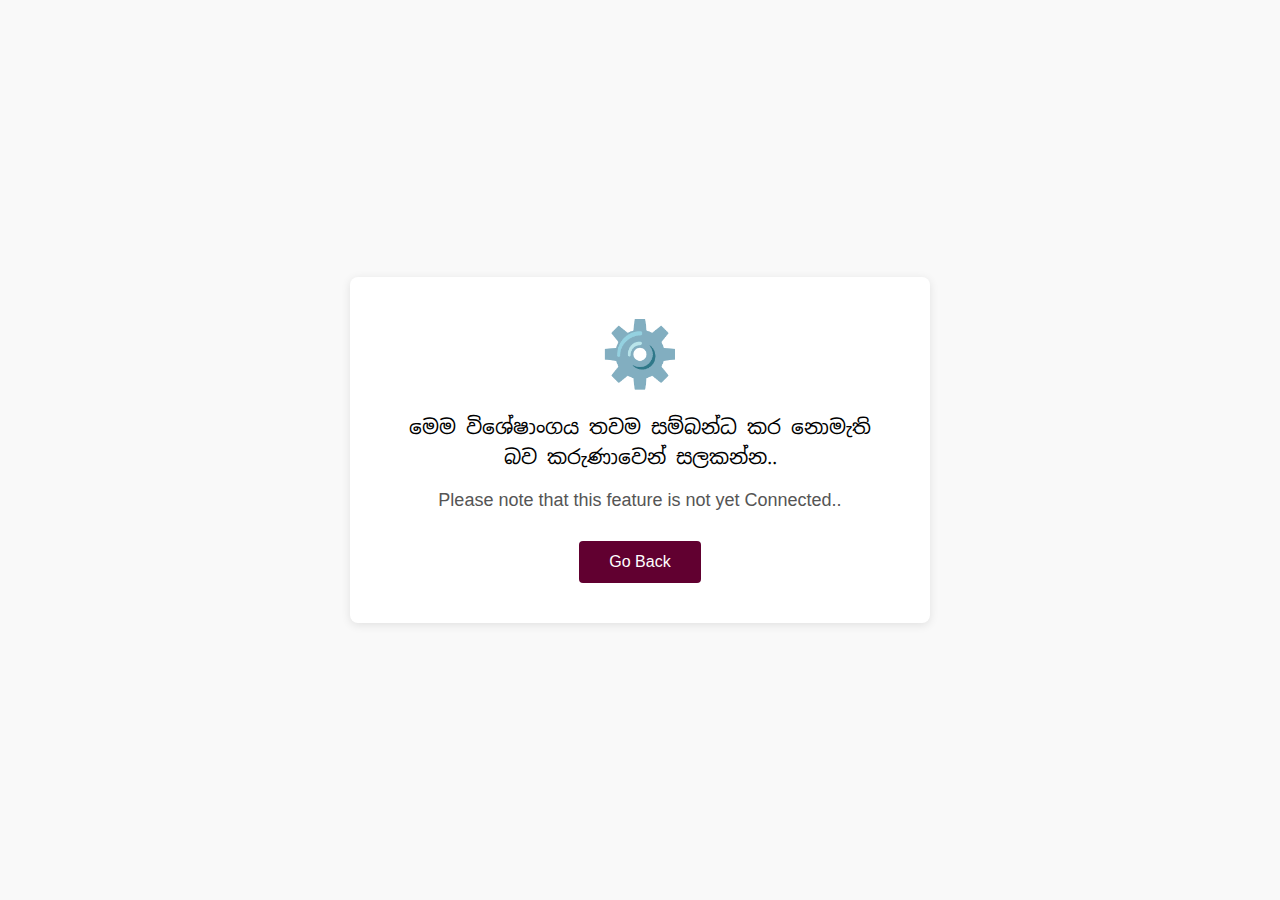
<file: About blank.html>
<!DOCTYPE html>
<html>

<head>
    <meta charset="UTF-8">
    <meta name="viewport" content="width=device-width, initial-scale=1.0">
    <title>About Blank</title>
    <meta name="theme-color" content="#610030">
    <link rel="icon" type="image/png" href="./logo.png">
    <link rel="stylesheet" href="https://cdnjs.cloudflare.com/ajax/libs/font-awesome/5.15.1/css/all.min.css">
    <link href="https://fonts.googleapis.com/css2?family=Noto+Sans+Sinhala:wght@400;500;600;700&display=swap"
        rel="stylesheet">
    <meta property="og:title" content="WP/ Hr/ Polegoda M. V.">
    <meta property="og:description" content="Vidya Dadathi Vinayan">
    <meta property="og:image" content="./preview.jpg">
    <meta property="og:url" content="https://harshana101.github.io/solopjt/">
    <meta property="og:type" content="website">
    <meta name="google-adsense-account" content="ca-pub-5627799215744007">

    <!-- Google tag (gtag.js) -->
    <script async src="https://www.googletagmanager.com/gtag/js?id=G-796S4JXDEK">
    </script>
    <script>
        window.dataLayer = window.dataLayer || [];
        function gtag() { dataLayer.push(arguments); }
        gtag('js', new Date());
        gtag('config', 'G-796S4JXDEK');
    </script>

    <style>
        body {
            font-family: Arial, sans-serif;
            background-color: #f9f9f9;
            display: flex;
            justify-content: center;
            align-items: center;
            height: 100vh;
            margin: 0;
        }

        .container {
            text-align: center;
            background-color: white;
            border-radius: 8px;
            box-shadow: 0 2px 10px rgba(0, 0, 0, 0.1);
            padding: 40px;
            max-width: 500px;
            width: 90%;
        }

        .icon {
            font-size: 64px;
            margin-bottom: 20px;
            color: #8a8a8a;
        }

        .message-container {
            margin-bottom: 30px;
        }

        .sinhala {
            font-family: 'Noto Sans Sinhala', Arial, sans-serif;
            font-size: 20px;
            margin-bottom: 15px;
            line-height: 1.5;
        }

        .english {
            font-size: 18px;
            color: #555;
            margin-bottom: 30px;
        }

        .back-button {
            background-color: #610030;
            color: white;
            border: none;
            border-radius: 4px;
            padding: 12px 30px;
            font-size: 16px;
            cursor: pointer;
            transition: background-color 0.3s;
        }

        .back-button:hover {
            background-color: gold;
            color: #610030;
        }
    </style>
</head>

<body>
    <div class="container">
        <div class="icon">⚙️</div>
        <div class="message-container">
            <p class="sinhala">මෙම විශේෂාංගය තවම සම්බන්ධ කර නොමැති බව කරුණාවෙන් සලකන්න..</p>
            <p class="english">Please note that this feature is not yet Connected..</p>
        </div>
        <button class="back-button" onclick="window.close()">Go Back</button>
    </div>
</body>

</html>
</file>
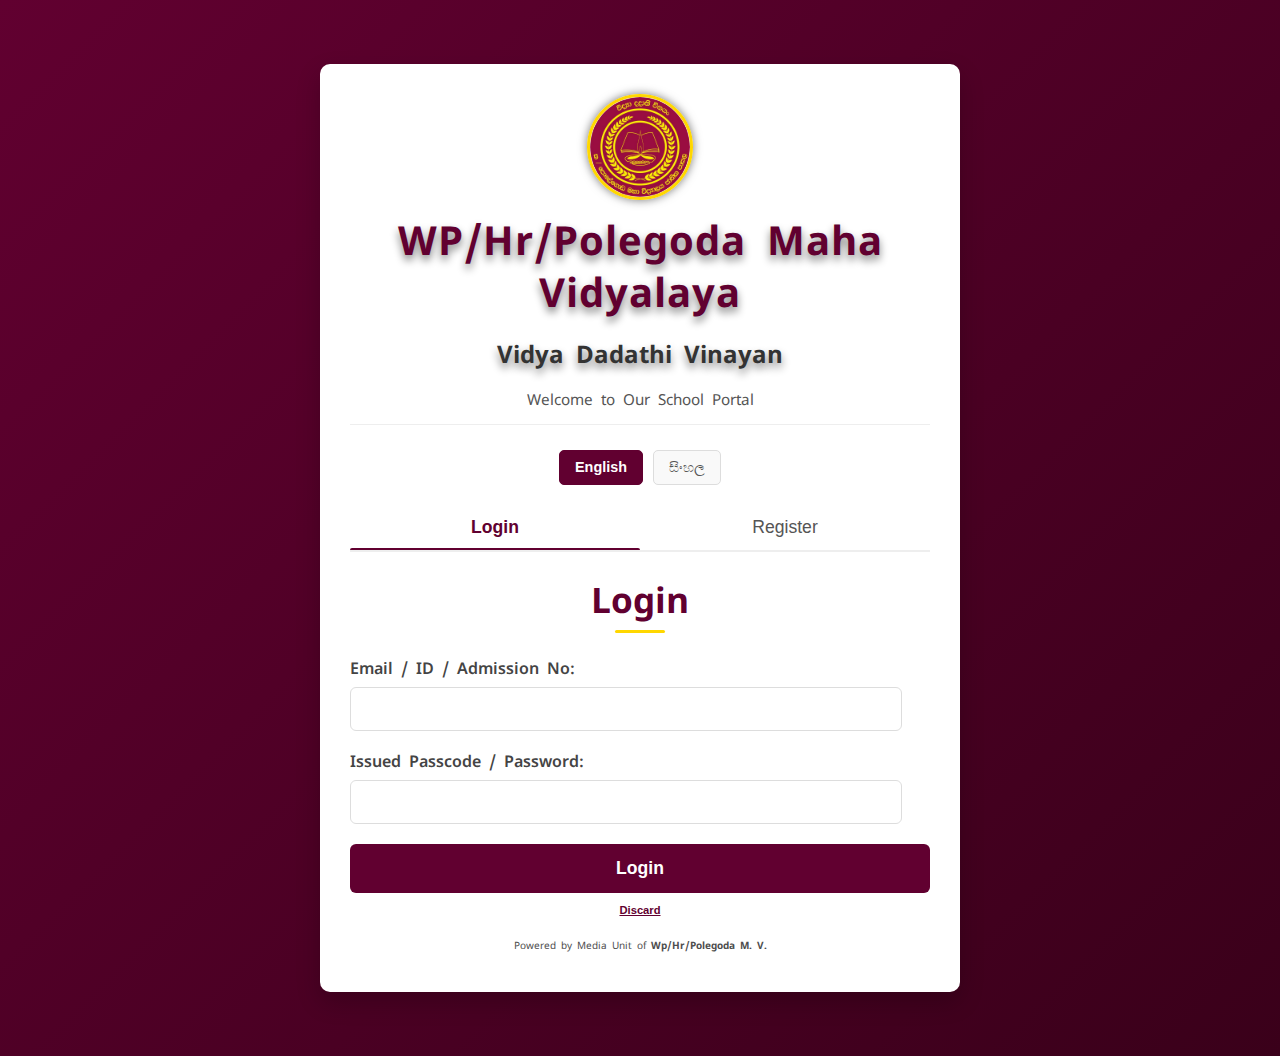
<file: auth.html>
<!DOCTYPE html>
<html lang="en">
<head>
<meta charset="UTF-8" />
<meta name="viewport" content="width=device-width, initial-scale=1" />
<title>Login/Register - WP/Hr/Polegoda M. V.</title>

<script type="module">
  // Import the functions you need from the SDKs you need
  import { initializeApp } from "https://www.gstatic.com/firebasejs/9.22.1/firebase-app.js";
  import { getAuth, createUserWithEmailAndPassword } from "https://www.gstatic.com/firebasejs/9.22.1/firebase-auth.js";
  import { getFirestore, doc, setDoc, serverTimestamp } from "https://www.gstatic.com/firebasejs/9.22.1/firebase-firestore.js";

  const firebaseConfig = { ... };

  const app = initializeApp(firebaseConfig);
  const auth = getAuth(app);
  const db = getFirestore(app);

  async function signUp(email, password, username) {
    try {
      const userCredential = await createUserWithEmailAndPassword(auth, email, password);
      const user = userCredential.user;await setDoc(doc(db, "users", user.uid), {
        email,
        username,
        createdAt: serverTimestamp()
      });

      console.log("User registered and data saved!");
    } catch (error) {
      console.error("Error signing up:", error.message);
    }
  }
</script>

<style>

    /* Google Fonts - Optional: for nicer Sinhala fonts, consider Noto Sans Sinhala */
        @import url('https://fonts.googleapis.com/css2?family=Noto+Sans+Sinhala:wght@400;700&family=Segoe+UI:wght@400;700&display=swap');

  /* Add your CSS here or link external */
  .auth-form { display: none; }
  .auth-form.active { display: block; }
  .type-dependent { display: none; }
  .password-strength-bar { height: 5px; background: green; width: 0%; }

        body {
            font-family: 'Segoe UI', 'Noto Sans Sinhala', sans-serif;
            /* Prioritize Segoe UI for English, Noto Sans Sinhala for Sinhala */
            background: linear-gradient(135deg, #610030, #3a001a);
            /* Deep maroon gradient */
            display: flex;
            justify-content: center;
            align-items: center;
            min-height: 100vh;
            margin: 0;
            color: #333;
            overflow-x: hidden;
            /* Prevent horizontal scroll due to animations */
        }

        /* Auth Container */
        .auth-container {
            background-color: #fff;
            padding: 30px;
            border-radius: 10px;
            box-shadow: 0 10px 25px rgba(0, 0, 0, 0.2);
            width: 100%;
            max-width: 580px;
            /* Slightly wider for better layout */
            text-align: center;
            overflow: hidden;
            transform: scale(1);
            /* Initial state for animation */
            transition: transform 0.3s ease-out;
            /* Pop effect on load/hover (optional) */
            margin: 5%;
        }

        /* School Header */
        .school-header {
            margin-bottom: 25px;
            padding-bottom: 15px;
            border-bottom: 1px solid #eee;
        }

        .school-logo {
            width: 100px;
            height: 100px;
            border-radius: 50%;
            object-fit: cover;
            margin-bottom: 10px;
            border: 3px solid gold;
            transition: transform 0.3s ease-out;
            box-shadow: 0 0 10px #00000088;
        }

        .school-logo:hover {
            transform: rotate(10deg) scale(1.05);
        }

        .school-header h1 {
            margin: 0;
            color: #610030;
            /* Primary color */
            font-size: 2.5em;
            letter-spacing: 1px;
            text-shadow: 1px 1px 2px rgba(0, 0, 0, 0.1);
            transition: color 0.3s ease-in-out;
            text-shadow: 0 5px 8px #0000007e;
        }

        .school-header h2 {
            text-shadow: 0 5px 8px #0000007e;
        }

        .school-header p {
            margin: 5px 0 0;
            color: #555;
            font-size: 0.95em;
        }

        /* Language Selector */
        .language-selector {
            margin-bottom: 20px;
            display: flex;
            justify-content: center;
            gap: 10px;
        }

        .lang-btn {
            padding: 8px 15px;
            border: 1px solid #ddd;
            border-radius: 5px;
            background-color: #f9f9f9;
            color: #555;
            cursor: pointer;
            font-size: 0.9em;
            transition: all 0.3s ease;
        }

        .lang-btn:hover {
            background-color: #eee;
            color: #333;
        }

        .lang-btn.active {
            background-color: #610030;
            /* Primary color */
            color: white;
            border-color: #610030;
            font-weight: bold;
        }

        /* Auth Toggle (Login/Register buttons) */
        .auth-toggle {
            display: flex;
            margin-bottom: 25px;
            border-bottom: 2px solid #eee;
            /* Thicker separator */
        }

        .auth-toggle button {
            flex: 1;
            padding: 12px 0;
            border: none;
            background-color: transparent;
            font-size: 1.1em;
            cursor: pointer;
            transition: all 0.3s ease;
            outline: none;
            color: #555;
            position: relative;
            overflow: hidden;
            /* For underline animation */
        }

        .auth-toggle button:hover {
            color: #333;
        }

        .auth-toggle button.active {
            color: #610030;
            /* Primary color */
            font-weight: bold;
        }

        .auth-toggle button.active::after {
            content: '';
            position: absolute;
            bottom: -2px;
            /* Adjust to sit on the border */
            left: 0;
            width: 100%;
            height: 4px;
            /* Thicker underline */
            background-color: #610030;
            /* Primary color */
            border-radius: 2px;
            transform: scaleX(1);
            transition: transform 0.3s ease-out;
        }

        .auth-toggle button:not(.active)::after {
            content: '';
            position: absolute;
            bottom: -2px;
            left: 0;
            width: 100%;
            height: 4px;
            background-color: #610030;
            /* Primary color */
            border-radius: 2px;
            transform: scaleX(0);
            /* Hidden by default */
            transition: transform 0.3s ease-out;
        }

        .auth-toggle button:not(.active):hover::after {
            transform: scaleX(0.5);
            /* Partial underline on hover */
        }


        /* Form specific styles */
        .auth-form {
            display: none;
            opacity: 0;
            /* For fade-in/out */
            transform: translateY(20px);
            /* For slide-in effect */
            transition: opacity 0.5s ease-out, transform 0.5s ease-out;
        }

        .auth-form.active {
            display: block;
            opacity: 1;
            transform: translateY(0);
        }

        .auth-form h2 {
            margin-top: 0;
            margin-bottom: 25px;
            color: #610030;
            /* Primary color */
            font-size: 2.2em;
            position: relative;
            padding-bottom: 10px;
        }

        .auth-form h2::after {
            content: '';
            position: absolute;
            left: 50%;
            transform: translateX(-50%);
            bottom: 0;
            width: 50px;
            height: 3px;
            background-color: gold;
            /* Accent color */
            border-radius: 2px;
        }

        .form-group {
            margin-bottom: 20px;
            text-align: left;
            position: relative;
            /* For dynamic field fade-in */
        }

        /* Dynamic fields fade-in */
        .type-dependent {
            transition: opacity 0.4s ease-in-out;
        }

        .form-group label {
            display: block;
            margin-bottom: 8px;
            font-weight: 600;
            color: #444;
        }

        .form-group input[type="text"],
        .form-group input[type="email"],
        .form-group input[type="password"],
        .form-group input[type="tel"],
        .form-group select {
            width: calc(100% - 28px);
            /* Account for padding and border */
            padding: 12px;
            border: 1px solid #ddd;
            border-radius: 6px;
            box-sizing: border-box;
            font-size: 1em;
            transition: border-color 0.3s ease, box-shadow 0.3s ease;
        }

        .form-group input:focus,
        .form-group select:focus {
            border-color: gold;
            /* Accent color on focus */
            box-shadow: 0 0 0 4px rgba(255, 255, 0, 0.4);
            /* gold shadow */
            outline: none;
        }

        .form-group small {
            display: block;
            margin-top: 5px;
            color: #777;
            font-size: 0.85em;
        }

        .form-group .button {
            background-color: #610030;
            /* Primary color */
            color: white;
            padding: 14px 25px;
            border: none;
            border-radius: 6px;
            cursor: pointer;
            font-size: 1.1em;
            font-weight: bold;
            width: 100%;
            transition: background-color 0.3s ease, transform 0.2s ease, box-shadow 0.3s ease;
        }

        .form-group .button:hover {
            background-color: #4b0025;
            /* Darker primary on hover */
            transform: translateY(-3px);
            /* Lift effect */
            color: gold;
            box-shadow: 0 8px 15px rgba(0, 0, 0, 0.2);
        }

        .form-group .button:active {
            transform: translateY(0);
            box-shadow: 0 4px 10px rgba(0, 0, 0, 0.15);
        }

        .form-group .discard {
            color: #610030;
            border: none;
            cursor: pointer;
            font-size: 0.7em;
            transition: color 0.3s all ease-in-out;
            text-decoration: underline;
            background-color: transparent;
            font-weight: bold;
            margin-top: 10px;
        }

        .form-group .discard:hover {
            color: #61003075;
            text-decoration-color: #610030;
        }

        /* Password strength indicator */
        .password-strength {
            margin-top: 5px;
            height: 4px;
            background-color: #eee;
            border-radius: 2px;
            overflow: hidden;
        }

        .password-strength-bar {
            height: 100%;
            width: 0%;
            transition: width 0.3s ease, background-color 0.3s ease;
            border-radius: 2px;
        }

        .password-strength.weak .password-strength-bar {
            width: 33%;
            background-color: #ff4757;
        }

        .password-strength.medium .password-strength-bar {
            width: 66%;
            background-color: #ffa726;
        }

        .password-strength.strong .password-strength-bar {
            width: 100%;
            background-color: #2ed573;
        }

        /* Responsive adjustments */
        @media (max-width: 600px) {
            body {
                padding: 15px;
                /* Add some padding on smaller screens */
            }

            .auth-container {
                margin: 0;
                padding: 20px;
                border-radius: 0;
                /* Full width on very small screens */
                box-shadow: none;
            }

            .school-header h1 {
                font-size: 2em;
            }

            .auth-toggle button {
                font-size: 1em;
                padding: 10px 0;
            }

            .auth-form h2 {
                font-size: 1.8em;
            }

            .form-group input,
            .form-group select,
            .form-group .button,
            .form-group .discard {
                padding: 10px;
            }
        }
</style>
</head>
<body>
  <div class="auth-container">
    <div class="school-header">
      <img src="./logo.png" alt="School Logo" class="school-logo" />
      <h1 data-en="WP/Hr/Polegoda Maha Vidyalaya" data-si="බප/හො/පොලේගොඩ මහා  විද්‍යාලය">WP/Hr/Polegoda Maha Vidyalaya</h1>
      <h2 data-en="Vidya Dadathi Vinayan" data-si="විද්‍යා දදාති විනයං">Vidya Dadathi Vinayan</h2>
      <p data-en="Welcome to Our School Portal" data-si="අපගේ විද්‍යාලීය ද්වාරයට සාදරයෙන් පිළිගනිමු">Welcome to Our School Portal</p>
      </div>

    <div class="language-selector">
      <button class="lang-btn active" data-lang="en">English</button>
      <button class="lang-btn" data-lang="si">සිංහල</button>
    </div>

    <div class="auth-toggle">
      <button id="showLogin" class="active" data-en="Login" data-si="පිවිසෙන්න">Login</button>
      <button id="showRegister" data-en="Register" data-si="ලියාපදිංචි වන්න">Register</button>
    </div>

    <!-- Login Form -->
    <div id="loginForm" class="auth-form active">
      <h2 data-en="Login" data-si="පිවිසීම">Login</h2>
      <form id="login_form" onsubmit="return handleLogin(event)">
        <div class="form-group">
          <label for="login_identifier" data-en="Email / ID / Admission No:" data-si="විද්‍යුත් තැපෑල / හැඳුනුම්පත / ඇතුළත් වීමේ අංකය:">Email / ID / Admission No:</label>
          <input autocomplete="email" type="text" id="login_identifier" name="identifier" required />
        </div>
        <div class="form-group">
          <label for="login_passcode" data-en="Issued Passcode / Password:" data-si="නිකුත් කළ මුරපදය / මුරපදය:">Issued Passcode / Password:</label>
          <input autocomplete="new-password" type="password" id="login_passcode" name="passcode" required />
        </div>
        <div class="form-group">
        <button class="button" type="submit" data-en="Login" data-si="පිවිසෙන්න">Login</button>
          <center><button class="discard" type="button" data-en="Discard" data-si="අවලංගු කරන්න" onclick="goBack()">Discard</button></center>
        </div>
        <div>
          <center><p style="color: #4d4d4d; font-size: x-small;">Powered by Media Unit of <b>Wp/Hr/Polegoda M. V.</b></p></center>
        </div>
      </form>
    </div>

    <!-- Register Form -->
    <div id="signupForm" class="auth-form">
      <h2 data-en="Register" data-si="ලියාපදිංචි වන්න">Register</h2>
      <form id="register_form" onsubmit="return handleSignUp(event)">
        <div class="form-group">
          <label for="user_type" data-en="Registering as:" data-si="ලියාපදිංචි වන්නේ:">Registering as:</label>
          <select id="user_type" name="user_type" required>
            <option value="" data-en="-- Select User Type --" data-si="-- පරිශීලක වර්ගය තෝරන්න --">-- Select User Type --</option>
            <option value="teacher" data-en="Teacher" data-si="ගුරුතුමා / ගුරුතුමිය">Teacher</option>
            <option value="student" data-en="Student" data-si="ශිෂ්‍යයා / ශිෂ්‍යාව">Student</option>
            <option value="parent" data-en="Parent" data-si="දෙමාපියන්">Parent</option>
            <option value="admin" data-en="Admin" data-si="පරිපාලක">Admin</option>
          </select>
        </div>

        <div class="form-group common-field">
          <label for="email" data-en="Email:" data-si="විද්‍යුත් තැපෑල:">Email:</label>
          <input autocomplete="email" type="email" id="email" name="email" required />
        </div>
        <div class="form-group common-field">
          <label for="reg_phone" data-en="Phone No:" data-si="දුරකථන අංකය:">Phone No:</label>
          <input autocomplete="tel-national" type="tel" id="reg_phone" name="phone_no" pattern="[0-9]{10}" placeholder="e.g., 0712345678" />
          <small data-en="Format: 10 digits (e.g., 0712345678)" data-si="ආකෘතිය: ඉලක්කම් 10 (උදා: 0712345678)">Format: 10 digits (e.g., 0712345678)</small>
        </div>

        <!-- Teacher fields -->
        <div class="form-group teacher-fields type-dependent">
          <label for="teacher_name" data-en="Teacher Name:" data-si="ගුරුතුමා / ගුරුතුමියගේ නම:">Teacher Name:</label>
          <input autocomplete="name" type="text" id="teacher_name" name="name" />
        </div>
        <div class="form-group teacher-fields type-dependent">
          <label for="teacher_id" data-en="Teacher ID:" data-si="ගුරුතුමා / ගුරුතුමියගේ හැඳුනුම්පත:">Teacher ID:</label>
          <input autocomplete="username" type="text" id="teacher_id" name="id" />
          </div>
        <div class="form-group teacher-fields type-dependent">
          <label for="teacher_passcode" data-en="Issued Passcode:" data-si="නිකුත් කළ මුරපදය:">Issued Passcode:</label>
          <input autocomplete="new-password" type="password" id="teacher_passcode" name="passcode" />
          <small data-en="Enter the passcode issued by the school." data-si="පාසලෙන් නිකුත් කළ මුරපදය ඇතුළත් කරන්න.">Enter the passcode issued by the school.</small>
        </div>

        <!-- Admin fields -->
        <div class="form-group admin-fields type-dependent">
          <label for="admin_name" data-en="Admin Name:" data-si="පරිපාලකගේ නම:">Admin Name:</label>
          <input autocomplete="name" type="text" id="admin_name" name="name" />
        </div>
        <div class="form-group admin-fields type-dependent">
          <label for="admin_id" data-en="Admin ID:" data-si="පරිපාලක හැඳුනුම්පත:">Admin ID:</label>
          <input autocomplete="username" type="text" id="admin_id" name="id" />
        </div>
        <div class="form-group admin-fields type-dependent">
          <label for="admin_code" data-en="Admin Code:" data-si="පරිපාලක කේතය:">Admin Code:</label>
          <input autocomplete="new-password" type="password" id="admin_code" name="admin_code" />
          <small data-en="Enter the unique Admin Code provided by the school." data-si="පාසලෙන් ලබා දුන් අනන්‍ය පරිපාලක කේතය ඇතුළත් කරන්න.">Enter the unique Admin Code provided by the school.</small>
        </div>
        <div class="form-group admin-fields type-dependent">
          <label for="admin_passcode" data-en="Issued Passcode:" data-si="නිකුත් කළ මුරපදය:">Issued Passcode:</label>
          <input autocomplete="
          new-password" type="password" id="admin_passcode" name="passcode" />
          <small data-en="Enter the passcode issued by the school." data-si="පාසලෙන් නිකුත් කළ මුරපදය ඇතුළත් කරන්න.">Enter the passcode issued by the school.</small>
        </div>

        <!-- Student fields -->
        <div class="form-group student-fields type-dependent">
          <label for="student_name" data-en="Student Name:" data-si="ශිෂ්‍යයා / ශිෂ්‍යාවගේ නම:">Student Name:</label>
          <input autocomplete="name" type="text" id="student_name" name="name" />
        </div>
        <div class="form-group student-fields type-dependent">
          <label for="student_grade" data-en="Grade:" data-si="ශ්‍රේණිය:">Grade:</label>
          <input autocomplete="work" type="text" id="student_grade" name="grade" placeholder="e.g., 10A" />
        </div>
        <div class="form-group student-fields type-dependent">
          <label for="student_admission_no" data-en="Admission No:" data-si="ඇතුළත් වීමේ අංකය:">Admission No:</label>
          <input autocomplete="username" type="text" id="student_admission_no" name="admission_no" />
        </div>
        <div class="form-group student-fields type-dependent">
          <label for="student_password" data-en="Create Password:" data-si="මුරපදයක් සාදන්න:">Create Password:</label>
          <input autocomplete="new-password" type="password" id="student_password" name="password" minlength="6" />
          <div class="password-strength" id="student_password_strength">
            <div class="password-strength-bar"></div>
          </div>
          <small data-en="Choose a strong password (minimum 6 characters)." data-si="ශක්තිමත් මුරපදයක් තෝරන්න (අවම අක්ෂර 6).">Choose a strong password (minimum 6 characters).</small>
        </div>
        <div class="form-group student-fields type-dependent">
          <label for="student_confirm_password" data-en="Confirm Password:" data-si="මුරපදය තහවුරු කරන්න:">Confirm Password:</label>
          <input autocomplete="new-password" type="password" id="student_confirm_password" name="confirm_password" />
          <small id="student_password_match" style="color: #777;"></small>
        </div>

        <!-- Parent fields -->
        <div class="form-group parent-fields type-dependent">
          <label for="parent_student_name" data-en="Child's Name:" data-si="දරුවාගේ නම:">Child's Name:</label>
          <input autocomplete="name" type="text" id="parent_student_name" name="child_name" />
        </div>
        <div class="form-group parent-fields type-dependent">
          <label for="parent_admission_no" data-en="Child's Admission No:" data-si="දරුවාගේ ඇතුළත් වීමේ අංකය:">Child's Admission No:</label>
          <input autocomplete="username" type="text" id="parent_admission_no" name="admission_no" />
          </div>
        <div class="form-group parent-fields type-dependent">
          <label for="parent_password" data-en="Create Password:" data-si="මුරපදයක් සාදන්න:">Create Password:</label>
          <input autocomplete="new-password" type="password" id="parent_password" name="password" minlength="6" />
          <div class="password-strength" id="parent_password_strength">
            <div class="password-strength-bar"></div>
          </div>
          <small data-en="Choose a strong password (minimum 6 characters)." data-si="ශක්තිමත් මුරපදයක් තෝරන්න (අවම අක්ෂර 6).">Choose a strong password (minimum 6 characters).</small>
        </div>
        <div class="form-group parent-fields type-dependent">
          <label for="parent_confirm_password" data-en="Confirm Password:" data-si="මුරපදය තහවුරු කරන්න:">Confirm Password:</label>
          <input autocomplete="new-password" type="password" id="parent_confirm_password" name="confirm_password" />
          <small id="parent_password_match" style="color: #777;"></small>
        </div>

        <div class="form-group">
          <button class="button" type="submit" data-en="Register" data-si="ලියාපදිංචි වන්න">Register</button>
          <center><button class="discard" type="button" data-en="Discard" data-si="අවලංගු කරන්න" onclick="goBack()">Discard</button></center>
        </div><div>
          <center><p style="color: #4d4d4d; font-size: x-small;">Powered by Media Unit of <b>Wp/Hr/Polegoda M. V.</b></p></center>
        </div>
      </form>
    </div>
  </div>

<script>
  // Show/hide forms
  const loginForm = document.getElementById('loginForm');
  const signupForm = document.getElementById('signupForm');
  const showLoginBtn = document.getElementById('showLogin');
  const showRegisterBtn = document.getElementById('showRegister');

  showLoginBtn.onclick = () => {
    loginForm.classList.add('active');
    signupForm.classList.remove('active');
    showLoginBtn.classList.add('active');
    showRegisterBtn.classList.remove('active');
  };
  showRegisterBtn.onclick = () => {
    signupForm.classList.add('active');
    loginForm.classList.remove('active');
    showRegisterBtn.classList.add('active');
    showLoginBtn.classList.remove('active');
  };

  // Show/hide dependent fields by user type
  const userTypeSelect = document.getElementById('user_type');
  const allDependentFields = document.querySelectorAll('.type-dependent');

  userTypeSelect.addEventListener('change', () => {
    const val = userTypeSelect.value;
    allDependentFields.forEach(el => {
      if (el.classList.contains(val + '-fields')) {el.style.display = 'block';
      } else {
        el.style.display = 'none';
      }
    });
  });

  // Password match checking for Student and Parent
  function checkPasswordMatch(passwordId, confirmId, msgId) {
    const password = document.getElementById(passwordId);
    const confirm = document.getElementById(confirmId);
    const msg = document.getElementById(msgId);

    function validate() {
      if(confirm.value === '') {
        msg.textContent = '';
        return;
      }
      if (password.value === confirm.value) {
        msg.style.color = 'green';
        msg.textContent = 'Passwords match';
      } else {
        msg.style.color = 'red';
        msg.textContent = 'Passwords do not match';
      }
    }
    password.addEventListener('input', validate);
    confirm.addEventListener('input', validate);
  }
  checkPasswordMatch('student_password', 'student_confirm_password', 'student_password_match');
  checkPasswordMatch('parent_password', 'parent_confirm_password', 'parent_password_match');

  // Password strength bar (simple)
  function passwordStrengthBar(passwordId, barSelector) {
    const passwordInput = document.getElementById(passwordId);
    const bar = document.querySelector(barSelector);
    passwordInput.addEventListener('input', () => {const val = passwordInput.value;
      let strength = 0;
      if(val.length >= 6) strength += 1;
      if(/[A-Z]/.test(val)) strength += 1;
      if(/[0-9]/.test(val)) strength += 1;
      if(/[\W]/.test(val)) strength += 1;

      const widthPercent = (strength / 4) * 100;
      bar.style.width = widthPercent + '%';
      bar.style.backgroundColor = ['red', 'orange', 'yellow', 'green'][strength - 1] || 'transparent';
    });
  }
  passwordStrengthBar('student_password', '#student_password_strength .password-strength-bar');
  passwordStrengthBar('parent_password', '#parent_password_strength .password-strength-bar');

  // Language toggle
  const langBtns = document.querySelectorAll('.lang-btn');
  langBtns.forEach(btn => {
    btn.addEventListener('click', () => {
      langBtns.forEach(b => b.classList.remove('active'));
      btn.classList.add('active');
      setLanguage(btn.dataset.lang);
    });
  });

  function setLanguage(lang) {
    document.querySelectorAll('[data-en]').forEach(el => {
      if (lang === 'si') {
        el.textContent = el.dataset.si;
        if(el.placeholder) el.placeholder = el.dataset.si;
      } else {
        el.textContent = el.dataset.en;
        if(el.placeholder) el.placeholder = el.dataset.en;
      }
    });
  }setLanguage('en'); // default

  // Form submit handlers (mockup, replace with your Firebase or backend code)
  function handleLogin(e) {
    e.preventDefault();
    alert('Login submitted');
    // TODO: Your Firebase login logic here
  }
  function handleSignUp(e) {
    e.preventDefault();
    // Basic password confirm validation for Student and Parent before submit
    const userType = userTypeSelect.value;
    if(userType === 'student') {
      const pass = document.getElementById('student_password').value;
      const confirm = document.getElementById('student_confirm_password').value;
      if(pass !== confirm) {
        alert('Student passwords do not match!');
        return false;
      }
    }
    if(userType === 'parent') {
      const pass = document.getElementById('parent_password').value;
      const confirm = document.getElementById('parent_confirm_password').value;
      if(pass !== confirm) {
        alert('Parent passwords do not match!');
        return false;
      }
    }
    alert('Register submitted');
    // TODO: Your Firebase signup logic here
  }

  // Go back function
  function goBack() {
    // Clear forms and switch to login
    document.getElementById('register_form').reset();
    document.getElementById('login_form').reset();showLoginBtn.click();
  }
</script>
<script src="./auth.js"></script>

</body>
</html>
</file>
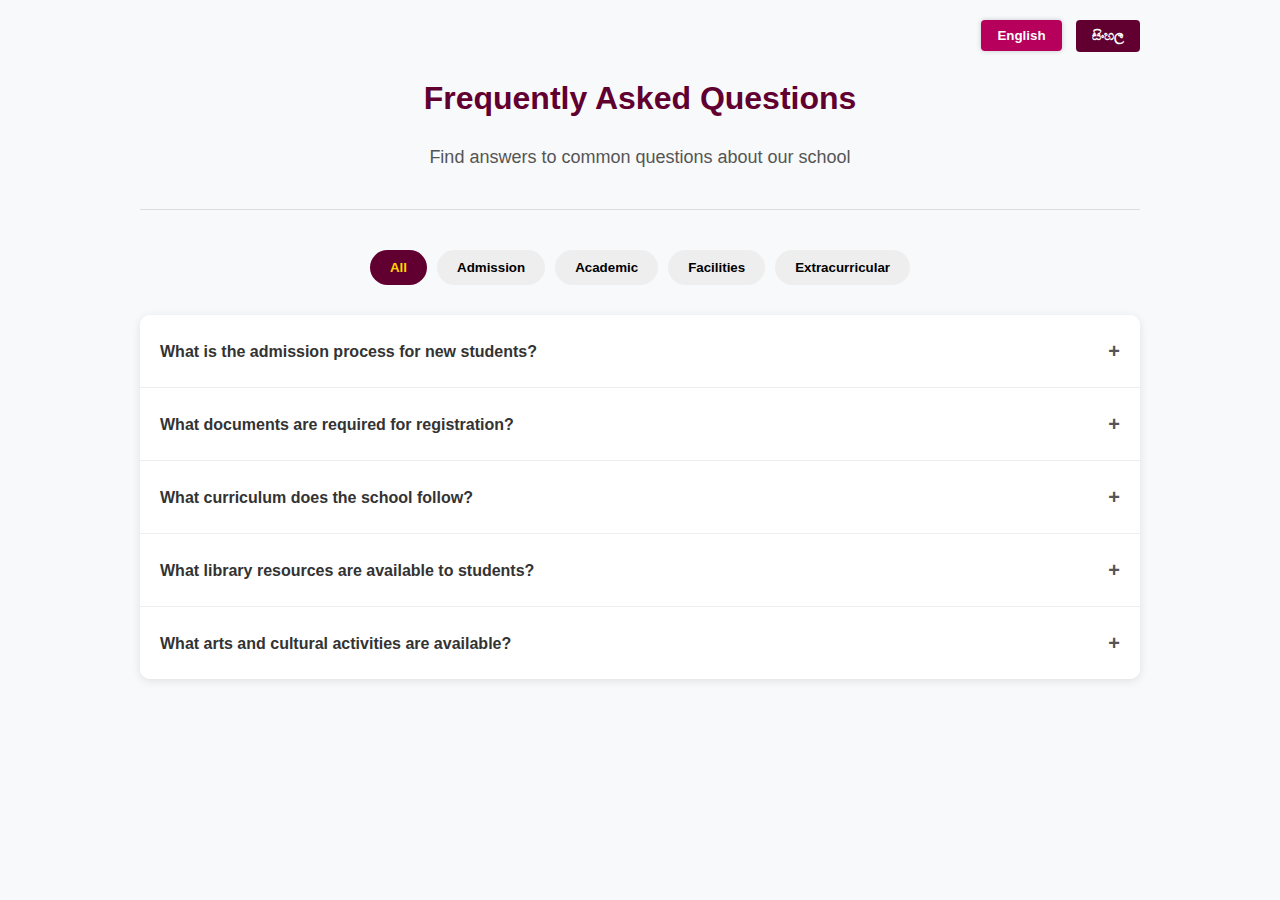
<file: FAQ.html>
<!DOCTYPE html>
<html lang="en">
<head>
    <meta charset="UTF-8">
    <meta name="viewport" content="width=device-width, initial-scale=1.0">
    <title>School FAQ - | School Events</title>
    <meta name="theme-color" content="#610030">
    <link rel="icon" type="image/png" href="./logo.png">
    <link rel="stylesheet" href="https://cdnjs.cloudflare.com/ajax/libs/font-awesome/5.15.1/css/all.min.css">
    <link href="https://fonts.googleapis.com/css2?family=Noto+Sans+Sinhala:wght@400;500;600;700&display=swap"
        rel="stylesheet">
    <meta property="og:title" content="WP/ Hr/ Polegoda M. V.">
    <meta property="og:description" content="Vidya Dadathi Vinayan">
    <meta property="og:image" content="./preview.jpg">
    <meta property="og:url" content="https://pmvmu.github.io/Polegodamv.lk/">
    <meta property="og:type" content="website">

    <!-- Google tag (gtag.js) -->
<script async src="https://www.googletagmanager.com/gtag/js?id=G-X971R64FQV"></script>
<script>
  window.dataLayer = window.dataLayer || [];
  function gtag(){dataLayer.push(arguments);}
  gtag('js', new Date());

  gtag('config', 'G-X971R64FQV');
</script>
    <style>
        /* General styling */
        body {
            font-family: 'Segoe UI', Tahoma, Geneva, Verdana, sans-serif;
            line-height: 1.6;
            color: #333;
            max-width: 1000px;
            margin: 0 auto;
            padding: 20px;
            background-color: #f8f9fa;
        }

        /* Header styling */
        .header {
            text-align: center;
            margin-bottom: 40px;
            padding-bottom: 20px;
            border-bottom: 1px solid #ddd;
        }

        .header h1 {
            color: #610030;
            margin-bottom: 10px;
        }

        .header p {
            color: #555;
            font-size: 18px;
        }

        /* Language selector */
        .language-selector {
            text-align: right;
            margin-bottom: 20px;
        }

        .language-btn {
            background-color: #610030;
            color: white;
            border: none;
            padding: 8px 16px;
            margin-left: 10px;
            border-radius: 4px;
            cursor: pointer;
            font-weight: bold;
            transition: background-color 0.3s;
        }

        .language-btn:hover {
            background-color: #b6005b;
        }

        .language-btn.active {
            background-color: #b6005b;
            box-shadow: 0 0 5px rgba(0,0,0,0.2);
        }

        /* Categories */
        .categories {
            display: flex;
            flex-wrap: wrap;
            justify-content: center;
            gap: 10px;
            margin-bottom: 30px;
        }

        .category-btn {
            background-color: #eee;
            border: none;
            padding: 10px 20px;
            border-radius: 30px;
            cursor: pointer;
            font-weight: bold;
            transition: all 0.3s;
        }

        .category-btn:hover, .category-btn.active {
            background-color: #610030;
            color: gold;
        }

        /* FAQ container */
        .faq-container {
            background-color: white;
            border-radius: 10px;
            box-shadow: 0 2px 10px rgba(0,0,0,0.1);
            overflow: hidden;
        }

        /* FAQ item */
        .faq-item {
            border-bottom: 1px solid #eee;
            overflow: hidden;
        }

        .faq-item:last-child {
            border-bottom: none;
        }

        .faq-question {
            padding: 20px;
            background-color: white;
            cursor: pointer;
            font-weight: bold;
            display: flex;
            justify-content: space-between;
            align-items: center;
            transition: background-color 0.3s;
        }

        .faq-question:hover {
            background-color: #f5f5f5;
        }

        .faq-question:after {
            content: '\002B';
            font-size: 20px;
            color: #555;
        }

        .faq-item.active .faq-question:after {
            content: '\2212';
        }

        .faq-answer {
            max-height: 0;
            overflow: hidden;
            transition: max-height 0.3s ease;
            background-color: #f9f9f9;
            padding: 0 20px;
        }

        .faq-item.active .faq-answer {
            max-height: 500px;
            padding: 20px;
        }

        /* Responsive design */
        @media (max-width: 768px) {
            .header h1 {
                font-size: 24px;
            }
            
            .header p {
                font-size: 16px;
            }
        }
    </style>
</head>
<body>
    <!-- Language selector -->
    <div class="language-selector">
        <button class="language-btn active" data-lang="en">English</button>
        <button class="language-btn" data-lang="si">සිංහල</button>
    </div>

    <!-- Header -->
    <div class="header">
        <h1 data-en="Frequently Asked Questions" data-si="නිතර අසන ප්‍රශ්න">Frequently Asked Questions</h1>
        <p data-en="Find answers to common questions about our school" data-si="අපගේ පාසල පිළිබඳ සාමාන්‍ය ප්‍රශ්නවලට පිළිතුරු සොයන්න">Find answers to common questions about our school</p>
    </div>

    <!-- Categories -->
    <div class="categories">
        <button class="category-btn active" data-category="all" data-en="All" data-si="සියල්ල">All</button>
        <button class="category-btn" data-category="admission" data-en="Admission" data-si="ඇතුළත් කිරීම">Admission</button>
        <button class="category-btn" data-category="academic" data-en="Academic" data-si="අධ්‍යාපනික">Academic</button>
        <button class="category-btn" data-category="facilities" data-en="Facilities" data-si="පහසුකම්">Facilities</button>
        <button class="category-btn" data-category="extracurricular" data-en="Extracurricular" data-si="අමතර විෂය">Extracurricular</button>
    </div>

    <!-- FAQ container -->
    <div class="faq-container">
        <!-- Admission FAQs -->
        <div class="faq-item" data-category="admission">
            <div class="faq-question">
                <span data-en="What is the admission process for new students?" data-si="නව සිසුන් සඳහා ඇතුළත් කිරීමේ ක්‍රියාවලිය කුමක්ද?">What is the admission process for new students?</span>
            </div>
            <div class="faq-answer">
                <p data-en="The admission process involves submitting an application form, providing previous academic records, attending an entrance assessment, and participating in an interview. Applications are typically accepted from January to March each year for the following academic year." data-si="ඇතුළත් කිරීමේ ක්‍රියාවලියට අයදුම්පත් ඉදිරිපත් කිරීම, පෙර අධ්‍යාපන වාර්තා සැපයීම, ප්‍රවේශ ඇගයීමකට සහභාගී වීම සහ සම්මුඛ පරීක්ෂණයකට සහභාගී වීම ඇතුළත් වේ. ඊළඟ අධ්‍යාපනික වසර සඳහා අයදුම්පත් සාමාන්‍යයෙන් සෑම වසරකම ජනවාරි සිට මාර්තු දක්වා පිළිගනු ලැබේ.">The admission process involves submitting an application form, providing previous academic records, attending an entrance assessment, and participating in an interview. Applications are typically accepted from January to March each year for the following academic year.</p>
            </div>
        </div>

        <div class="faq-item" data-category="admission">
            <div class="faq-question">
                <span data-en="What documents are required for registration?" data-si="ලියාපදිංචි වීම සඳහා අවශ්‍ය ලේඛන මොනවාද?">What documents are required for registration?</span>
            </div>
            <div class="faq-answer">
                <p data-en="Required documents include the student's birth certificate, previous school records, immunization records, completed application form, passport-sized photographs, and proof of residence. International students may need to provide additional documentation." data-si="අවශ්‍ය ලේඛනවලට සිසුවාගේ උප්පැන්න සහතිකය, පෙර පාසල් වාර්තා, ප්‍රතිශක්තිකරණ වාර්තා, සම්පූර්ණ කරන ලද අයදුම්පත, ගමන් බලපත් ප්‍රමාණයේ ඡායාරූප සහ පදිංචිය සනාථ කිරීම ඇතුළත් වේ. ජාත්‍යන්තර සිසුන්ට අමතර ලේඛන සැපයීමට අවශ්‍ය විය හැක.">Required documents include the student's birth certificate, previous school records, immunization records, completed application form, passport-sized photographs, and proof of residence. International students may need to provide additional documentation.</p>
            </div>
        </div>

        <!-- Academic FAQs -->
        <div class="faq-item" data-category="academic">
            <div class="faq-question">
                <span data-en="What curriculum does the school follow?" data-si="පාසල අනුගමනය කරන විෂය මාලාව කුමක්ද?">What curriculum does the school follow?</span>
            </div>
            <div class="faq-answer">
                <p data-en="Our school follows the national curriculum set by the Ministry of Education, with an enhanced focus on English language proficiency, mathematics, and sciences. We also incorporate modern teaching methodologies and digital learning tools to provide a comprehensive education." data-si="අපගේ පාසල අධ්‍යාපන අමාත්‍යාංශය විසින් නියම කරන ලද ජාතික විෂය මාලාව අනුගමනය කරන අතර, ඉංග්‍රීසි භාෂා ප්‍රවීණතාව, ගණිතය සහ විද්‍යාව කෙරෙහි වැඩි අවධානයක් යොමු කරයි. අපි ව්‍යාපක අධ්‍යාපනයක් ලබා දීම සඳහා නවීන ඉගැන්වීමේ ක්‍රමවේද සහ ඩිජිටල් ඉගෙනුම් මෙවලම් ද ඇතුළත් කරමු.">Our school follows the national curriculum set by the Ministry of Education, with an enhanced focus on English language proficiency, mathematics, and sciences. We also incorporate modern teaching methodologies and digital learning tools to provide a comprehensive education.</p>
            </div>
        </div>

        <!-- <div class="faq-item" data-category="academic">
            <div class="faq-question">
                <span data-en="How many students are typically in each class?" data-si="සාමාන්‍යයෙන් එක් පන්තියක සිසුන් කී දෙනෙක් සිටිද?">How many students are typically in each class?</span>
            </div>
            <div class="faq-answer">
                <p data-en="We maintain a student-to-teacher ratio of approximately 25:1 in primary classes and 30:1 in secondary classes. This allows our teachers to provide individual attention while fostering a collaborative learning environment." data-si="අපි ප්‍රාථමික පන්තිවල සිසුන්-ගුරු අනුපාතය 25:1 පමණ සහ ද්විතීයික පන්තිවල 30:1 පවත්වාගෙන යමු. මෙය අපගේ ගුරුවරුන්ට සහයෝගී ඉගැන්වීමේ පරිසරයක් ඇති කරමින් පුද්ගලික අවධානය යොමු කිරීමට ඉඩ සලසයි.">We maintain a student-to-teacher ratio of approximately 25:1 in primary classes and 30:1 in secondary classes. This allows our teachers to provide individual attention while fostering a collaborative learning environment.</p>
            </div>
        </div> -->

        <!-- Facilities FAQs -->
        <div class="faq-item" data-category="facilities">
            <div class="faq-question">
                <span data-en="What library resources are available to students?" data-si="සිසුන්ට ලබා ගත හැකි පුස්තකාල සම්පත් මොනවාද?">What library resources are available to students?</span>
            </div>
            <div class="faq-answer">
                <p data-en="Our school library houses over 10,000 books covering various subjects and genres. Students have access to digital resources, educational journals, and quiet study areas. The library is open from 8:00 AM to 1:20 PM on weekdays, and librarians are available to assist with research and resource location." data-si="අපගේ පාසල් පුස්තකාලයේ විවිධ විෂයයන් සහ ප්‍රභේද ආවරණය කරන පොත් 10,000 කට වැඩි ප්‍රමාණයක් තිබේ. සිසුන්ට ඩිජිටල් සම්පත්, අධ්‍යාපනික සඟරා සහ නිහඬ අධ්‍යයන ප්‍රදේශ වෙත ප්‍රවේශ විය හැක. පුස්තකාලය සතියේ දිනවල පෙරවරු 8:00 සිට පස්වරු 1:20 දක්වා විවෘතව ඇති අතර, පර්යේෂණ සහ සම්පත් ස්ථානගත කිරීම සඳහා සහාය වීමට පුස්තකාලයාධිපතිවරුන් සිටිති.">Our school library houses over 10,000 books covering various subjects and genres. Students have access to digital resources, educational journals, and quiet study areas. The library is open from 8:00 AM to 1:20 PM on weekdays, and librarians are available to assist with research and resource location.</p>
            </div>
        </div>

        <!-- <div class="faq-item" data-category="facilities">
            <div class="faq-question">
                <span data-en="Does the school provide transportation services?" data-si="පාසල ප්‍රවාහන සේවා සපයනවාද?">Does the school provide transportation services?</span>
            </div>
            <div class="faq-answer">
                <p data-en="Yes, our school operates a fleet of buses that service various routes throughout the city. Transportation fees are separate from tuition and depend on the distance from the school. All buses are equipped with safety features and are operated by experienced drivers with assistants to ensure student safety." data-si="ඔව්, අපගේ පාසල නගරය පුරා විවිධ මාර්ග සේවා කරන බස් රථ ඇති කරයි. ප්‍රවාහන ගාස්තු ශිෂ්‍යත්ව ගාස්තුවලින් වෙන් කර ඇති අතර පාසලේ සිට ඇති දුර මත රඳා පවතී. සියලුම බස් රථවල ආරක්ෂක විශේෂාංග සවි කර ඇති අතර සිසුන්ගේ ආරක්ෂාව තහවුරු කිරීම සඳහා සහායකයින් සමඟ පළපුරුදු රියදුරන් විසින් ක්‍රියාත්මක කරනු ලබයි.">Yes, our school operates a fleet of buses that service various routes throughout the city. Transportation fees are separate from tuition and depend on the distance from the school. All buses are equipped with safety features and are operated by experienced drivers with assistants to ensure student safety.</p>
            </div>
        </div> -->

        <!-- Extracurricular FAQs -->
        <!-- <div class="faq-item" data-category="extracurricular">
            <div class="faq-question">
                <span data-en="What sports programs are offered?" data-si="කුමන ක්‍රීඩා වැඩසටහන් ලබා දෙනවාද?">What sports programs are offered?</span>
            </div>
            <div class="faq-answer">
                <p data-en="Our school offers a wide range of sports including cricket, volleyball, basketball, swimming, track and field, badminton, and chess. Students can join teams that compete at district and national levels. We have qualified coaches dedicated to developing students' skills while emphasizing sportsmanship and teamwork." data-si="අපගේ පාසල ක්‍රිකට්, වොලිබෝල්, බාස්කට්බෝල්, පිහිනුම්, ට්රැක් සහ ෆීල්ඩ්, බැඩ්මින්ටන් සහ චෙස් ඇතුළු විවිධ ක්‍රීඩා ලබා දෙයි. සිසුන්ට දිස්ත්‍රික් සහ ජාතික මට්ටමින් තරඟ කරන කණ්ඩායම්වලට සම්බන්ධ විය හැක. අපට ක්‍රීඩා ශූරත්වය සහ කණ්ඩායම් හැඟීම අවධාරණය කරමින් සිසුන්ගේ කුසලතා වර්ධනය කිරීමට කැපවූ සුදුසුකම් ලත් පුහුණුකරුවන් සිටිති.">Our school offers a wide range of sports including cricket, volleyball, basketball, swimming, track and field, badminton, and chess. Students can join teams that compete at district and national levels. We have qualified coaches dedicated to developing students' skills while emphasizing sportsmanship and teamwork.</p>
            </div>
        </div>
 -->
        <div class="faq-item" data-category="extracurricular">
            <div class="faq-question">
                <span data-en="What arts and cultural activities are available?" data-si="කුමන කලා හා සංස්කෘතික ක්‍රියාකාරකම් තිබේද?">What arts and cultural activities are available?</span>
            </div>
            <div class="faq-answer">
                <p data-en="Our school has vibrant arts and cultural programs including music (vocal and instrumental), dance (traditional and contemporary), drama, visual arts, and photography. We organize annual cultural festivals, concerts, and exhibitions where students can showcase their talents. These activities are guided by experienced instructors who are accomplished in their respective fields." data-si="අපගේ පාසලේ සංගීතය (වාචික සහ භාණ්ඩ), නර්තනය (සාම්ප්‍රදායික සහ සමකාලීන), නාට්‍ය, දෘශ්‍ය කලා සහ ඡායාරූපකරණය ඇතුළු සජීවී කලා සහ සංස්කෘතික වැඩසටහන් තිබේ. අපි වාර්ෂික සංස්කෘතික උත්සව, සංගීත ප්‍රසංග සහ ප්‍රදර්ශන සංවිධානය කරමු, එහිදී සිසුන්ට ඔවුන්ගේ දක්ෂතා පෙන්වීමට හැකි වේ. මෙම ක්‍රියාකාරකම් ඔවුන්ගේ අදාළ ක්ෂේත්‍රවල සාර්ථක වූ පළපුරුදු උපදේශකයින් විසින් මෙහෙයවනු ලැබේ.">Our school has vibrant arts and cultural programs including music (vocal and instrumental), dance (traditional and contemporary), drama, visual arts, and photography. We organize annual cultural festivals, concerts, and exhibitions where students can showcase their talents. These activities are guided by experienced instructors who are accomplished in their respective fields.</p>
            </div>
        </div>
    </div>

    <script>
        document.addEventListener('DOMContentLoaded', function() {
            // FAQ toggle functionality
            const faqItems = document.querySelectorAll('.faq-item');
            
            faqItems.forEach(item => {
                const question = item.querySelector('.faq-question');
                
                question.addEventListener('click', () => {
                    // Close all other items
                    faqItems.forEach(otherItem => {
                        if (otherItem !== item && otherItem.classList.contains('active')) {
                            otherItem.classList.remove('active');
                        }
                    });
                    
                    // Toggle current item
                    item.classList.toggle('active');
                });
            });
            
            // Language switching functionality
            const languageButtons = document.querySelectorAll('.language-btn');
            
            languageButtons.forEach(button => {
                button.addEventListener('click', () => {
                    const language = button.getAttribute('data-lang');
                    
                    // Update active button
                    languageButtons.forEach(btn => {
                        btn.classList.remove('active');
                    });
                    button.classList.add('active');
                    
                    // Update all translatable elements
                    const translatableElements = document.querySelectorAll('[data-en]');
                    
                    translatableElements.forEach(element => {
                        const translatedText = element.getAttribute(`data-${language}`);
                        if (translatedText) {
                            element.textContent = translatedText;
                        }
                    });
                });
            });
            
            // Category filtering
            const categoryButtons = document.querySelectorAll('.category-btn');
            
            categoryButtons.forEach(button => {
                button.addEventListener('click', () => {
                    const category = button.getAttribute('data-category');
                    
                    // Update active button
                    categoryButtons.forEach(btn => {
                        btn.classList.remove('active');
                    });
                    button.classList.add('active');
                    
                    // Filter FAQ items
                    faqItems.forEach(item => {
                        const itemCategory = item.getAttribute('data-category');
                        
                        if (category === 'all' || itemCategory === category) {
                            item.style.display = 'block';
                        } else {
                            item.style.display = 'none';
                            // Close the item if it's active
                            if (item.classList.contains('active')) {
                                item.classList.remove('active');
                            }
                        }
                    });
                });
            });
        });
    </script>
</body>
</html>
</file>
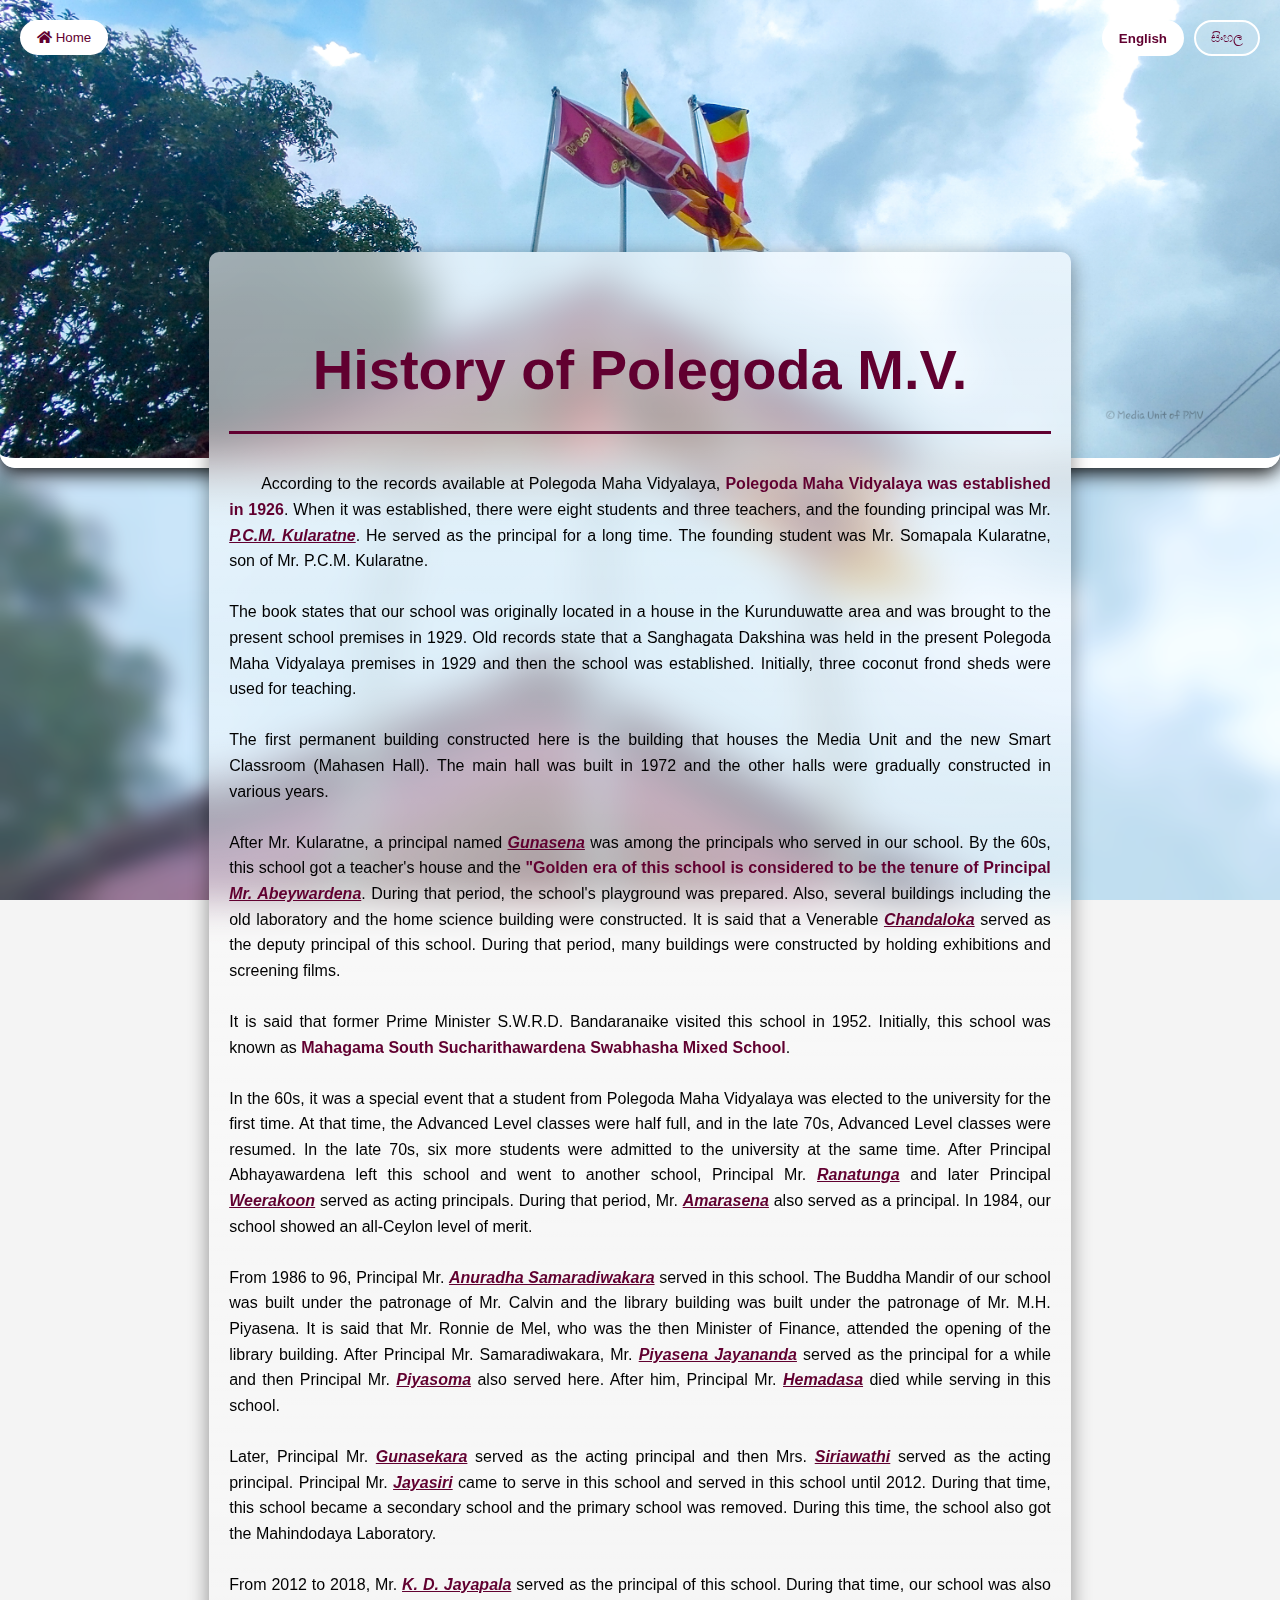
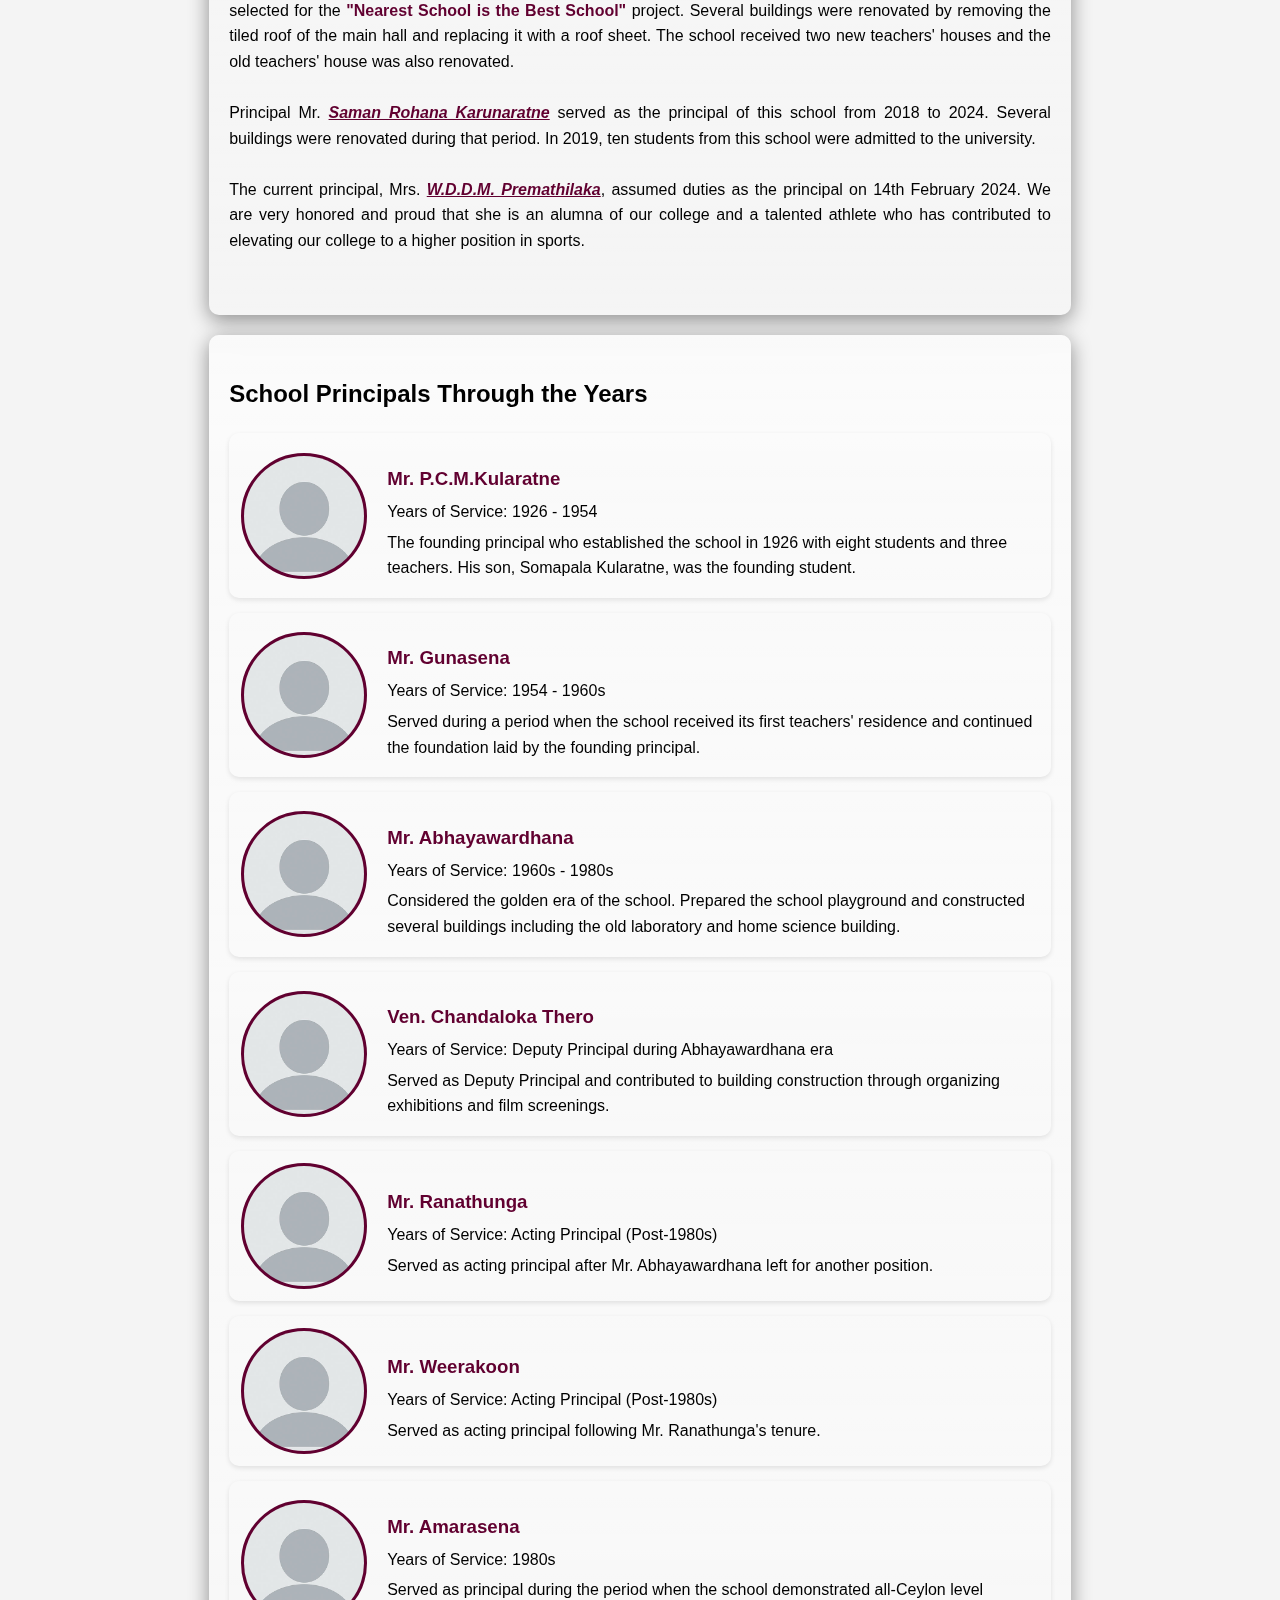
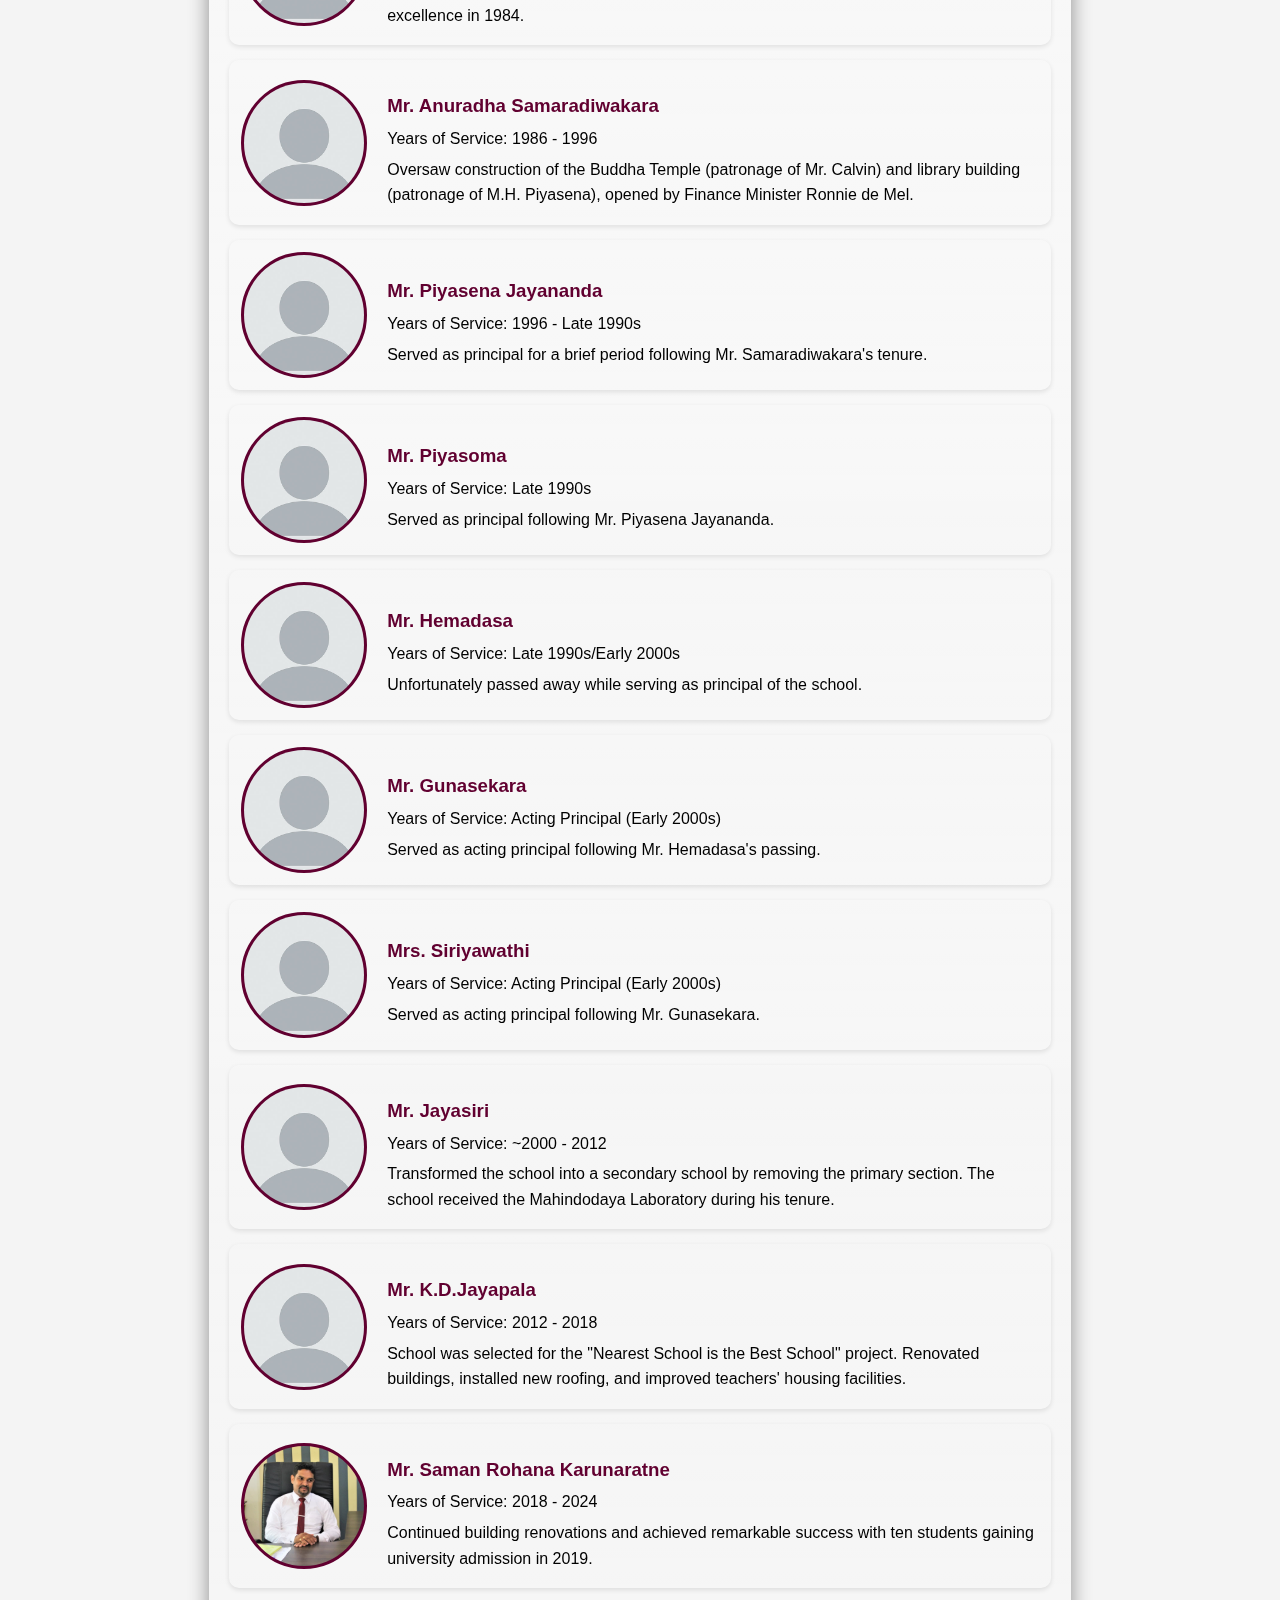
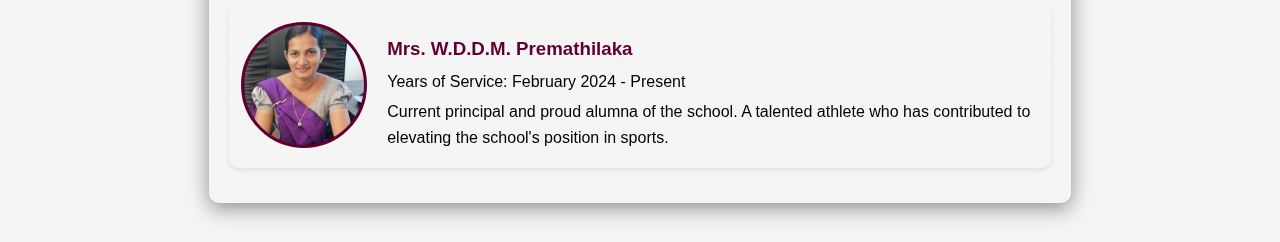
<file: history.html>
<!DOCTYPE html>
<html lang="en">

<head>
    <meta charset="UTF-8">
    <meta name="viewport" content="width=device-width, initial-scale=1.0">
    <title>History | WP/ Hr/ Polegoda M. V.</title>
    <link rel="stylesheet" href="https://cdnjs.cloudflare.com/ajax/libs/font-awesome/6.4.0/css/all.min.css">
    <meta name="theme-color" content="#610030">
    <link rel="icon" type="image/png" href="./logo.png">
    <link rel="stylesheet" href="https://cdnjs.cloudflare.com/ajax/libs/font-awesome/5.15.1/css/all.min.css">
    <link href="https://fonts.googleapis.com/css2?family=Noto+Sans+Sinhala:wght@400;500;600;700&display=swap"rel="stylesheet">
    <meta property="og:title" content="WP/ Hr/ Polegoda M. V.">
    <meta property="og:description" content="Vidya Dadathi Vinayan">
    <meta property="og:image" content="./preview.jpg">
    <meta property="og:url" content="https://pmvmu.github.io/Polegodamv.lk/">
    <meta property="og:type" content="website">
    <!-- Google tag (gtag.js) -->
    <script async src="https://www.googletagmanager.com/gtag/js?id=G-X971R64FQV"></script>
    <script>
        window.dataLayer = window.dataLayer || [];
        function gtag() { dataLayer.push(arguments); }
        gtag('js', new Date());

        gtag('config', 'G-X971R64FQV');
    </script>
    <style>
        body {
            font-family: Arial, 'Noto Sans Sinhala', sans-serif;
            line-height: 1.6;
            max-width: 900px;
            margin: 0 auto;
            background-color: #f4f4f4;
            display: flex;
            flex-wrap: wrap;
            justify-content: center;
        }

        .background {
            background-image: url("./historybg.jpg");
            background-position: center top;
            background-repeat: no-repeat;
            position: fixed;
            width: 100%;
            height: 100%;
            z-index: -3;
        }

        .background-filter {
            background-color: #ffffff3b;
            backdrop-filter: blur(10px);
            min-height: 100vh;
            width: 100%;
            height: 100%;
            position: fixed;
            z-index: -2;
        }

        header {
            background-color: transparent;
            color: white;
            text-align: center;
            padding: 0;
            position: relative;
            overflow: hidden;
            display: flex;
            justify-content: center;
        }

        .header-bg {
            width: 100%;
            height: auto;
            object-fit: cover;
            position: absolute;
            top: 0;
            left: 0;
            z-index: -1;
            border-bottom: 10px solid #ffffff;
            border-radius: 0 0 15px 15px;
            box-shadow: 0 5px 20px #070707;
        }

        .main-container {
            padding: 1.2rem;
            display: flex;
            justify-content: center;
            flex-direction: column;
        }

        .backbtn {
            position: absolute;
            top: 20px;
            left: 20px;
        }

        .backbtn button {
            background-color: rgb(255, 255, 255);
            color: #610030;
            border: 2px solid white;
            padding: 8px 15px;
            cursor: pointer;
            border-radius: 20px;
            transition: all 0.3s ease;
            font-weight: 500;
        }

        .language-toggle {
            position: absolute;
            top: 20px;
            right: 20px;
            display: flex;
            gap: 10px;
        }

        .language-toggle button {
            background-color: rgba(255, 255, 255, 0.2);
            color: #610030;
            border: 2px solid white;
            padding: 8px 15px;
            cursor: pointer;
            border-radius: 20px;
            transition: all 0.3s ease;
            font-weight: 500;
        }

        .language-toggle button:hover {
            background-color: white;
            color: #610030;
            transform: scale(1.05);
            box-shadow: 0 2px 5px rgba(0, 0, 0, 0.2);
        }

        .language-toggle button.active {
            background-color: white;
            color: #610030;
            font-weight: bold;
        }

        .history-section,
        .principals-section {
            background-image: linear-gradient(to bottom, #ffffff9a, #ffffff23);
            backdrop-filter: blur(20px);
            padding: 20px;
            border-radius: 10px;
            box-shadow: 0 5px 20px #07070770;
        }

        .history-section {
            margin: 27% 0 0 0;
        }

        .principals-section {
            margin: 20px 0;
        }

        .principal {
            display: flex;
            align-items: center;
            margin-bottom: 15px;
            border-bottom: 1px solid #eee;
            border: #61003000 2px solid;
            padding: 10px;
            transition: 0.3s ease;
            cursor: pointer;
            border-radius: 10px;
            box-shadow: 0 2px 5px rgba(0, 0, 0, 0.1);
            transition: all 0.7s ease;
        }

        .principal:hover {
            box-shadow: 0 4px 10px rgba(0, 0, 0, 0.2);
            transform: translateY(-2px);
            border: #610030 2px solid;
        }

        .principal img {
            width: 120px;
            height: 120px;
            object-fit: cover;
            border-radius: 50%;
            margin-right: 20px;
            border: 3px solid #610030;
            background-attachment: fixed;
            background: #610030;
        }

        .principal-info {
            flex-grow: 1;
        }

        .principal-info h3 {
            color: #610030;
            margin-bottom: 5px;
        }

        .principal-info p {
            margin: 5px 0;
            text-align: left;
            text-indent: 0;
        }

        .years {
            font-weight: 600;
            color: #666;
        }

        p {
            text-align: justify;
            text-indent: 2em;
        }

        h1 {
            color: #610030;
            padding: 1rem 0;
            border-bottom: 3px solid #610030;
            font-size: 56px;
        }

        .loading {
            text-align: center;
            padding: 20px;
            color: #666;
        }

        .error {
            background-color: #ffe6e6;
            color: #cc0000;
            padding: 10px;
            border-radius: 5px;
            margin: 10px 0;
        }

        a {
            color: #610030;
            text-decoration: none;
            font-weight: bold;
            text-decoration: underline;
            font-style: italic;
        }

        a:hover {
            text-decoration: underline;
        }

        strong {
            color: #610030;
        }

        @media screen and (max-width: 480px) {
            h1 {
                font-size: 20px;
            }

            p {
                font-size: 12px;
            }

            .history-section {
                margin: 23% 0 20px 0;
            }

            .background {
                background-position: center top;
            }
        }

        @media screen and (max-width: 720px) {
            h1 {
                font-size: 35px;
            }

            p {
                font-size: 17px;
            }

            .history-section {
                margin: 23% 0 20px 0;
            }

            .background {
                background-position: center top;
            }
        }
    </style>
</head>

<body>
    <div class="background"></div>
    <div class="background-filter"></div>
    <div class="backbtn">
        <button onclick="window.close()"><i class="fa fa-home"></i> Home
    </div></button>
    <div class="language-toggle">
        <button onclick="changeLanguage('en')" class="active" id="en-btn">English</button>
        <button onclick="changeLanguage('si')" id="si-btn">සිංහල</button>
    </div>

    <img src="./historybg.jpg" alt="History Page Header" class="header-bg">
    <div class="main-container">
        <section class="history-section">
            <center>
                <h1 id="history-title">History of Polegoda M.V.</h1>
            </center>
            <p id="history-para-1">According to the records available at Polegoda Maha Vidyalaya, <strong>Polegoda Maha
                    Vidyalaya was established in 1926</strong>. When it was established, there were eight students and
                three teachers, and the founding principal was Mr. <a href="#kularathne">P.C.M. Kularatne</a>. He served
                as the principal for a long time. The founding student was Mr. Somapala Kularatne, son of Mr. P.C.M.
                Kularatne.<br><br>

                The book states that our school was originally located in a house in the Kurunduwatte area and was
                brought to the present school premises in 1929. Old records state that a Sanghagata Dakshina was held in
                the present Polegoda Maha Vidyalaya premises in 1929 and then the school was established. Initially,
                three coconut frond sheds were used for teaching.<br><br>

                The first permanent building constructed here is the building that houses the Media Unit and the new
                Smart Classroom (Mahasen Hall). The main hall was built in 1972 and the other halls were gradually
                constructed in various years.<br><br>

                After Mr. Kularatne, a principal named <a href="#gunasena">Gunasena</a> was among the principals who
                served in our school. By the 60s, this school got a teacher's house and the <strong>"Golden era of this
                    school is considered to be the tenure of Principal <a href="#abeywardena">Mr.
                        Abeywardena</a></strong>. During that period, the school's playground was prepared. Also,
                several buildings including the old laboratory and the home science building were constructed. It is
                said that a Venerable <a href="#chandaloka">Chandaloka</a> served as the deputy principal of this
                school. During that period, many buildings were constructed by holding exhibitions and screening
                films.<br><br>

                It is said that former Prime Minister S.W.R.D. Bandaranaike visited this school in 1952. Initially, this
                school was known as <strong>Mahagama South Sucharithawardena Swabhasha Mixed School</strong>.<br><br>

                        In the 60s, it was a special event that a student from Polegoda Maha Vidyalaya was elected to
                        the university for the first time. At that time, the Advanced Level classes were half full, and
                        in the late 70s, Advanced Level classes were resumed. In the late 70s, six more students were
                        admitted to the university at the same time. After Principal Abhayawardena left this school and
                        went to another school, Principal Mr. <a href="#ranathunga">Ranatunga</a> and later Principal <a
                            href="#weerakoon">Weerakoon</a> served as acting principals. During that period, Mr. <a
                            href="#amarasena">Amarasena</a> also served as a principal. In 1984, our school showed an
                        all-Ceylon level of merit.<br><br>

                        From 1986 to 96, Principal Mr. <a href="#anuradha">Anuradha Samaradiwakara</a> served in this
                        school. The Buddha Mandir of our school was built under the patronage of Mr. Calvin and the
                        library building was built under the patronage of Mr. M.H. Piyasena. It is said that Mr. Ronnie
                        de Mel, who was the then Minister of Finance, attended the opening of the library building.
                        After Principal Mr. Samaradiwakara, Mr. <a href="#piyasena">Piyasena Jayananda</a> served as the
                        principal for a while and then Principal Mr. <a href="#piyasoma">Piyasoma</a> also served here.
                        After him, Principal Mr. <a href="#hemadasa">Hemadasa</a> died while serving in this
                        school.<br><br>

                        Later, Principal Mr. <a href="#gunasekara">Gunasekara</a> served as the acting principal and then
                                Mrs. <a href="#siriyawathi">Siriawathi</a> served as the acting principal. Principal Mr. <a
                                        href="#jayasiri">Jayasiri</a> came to serve in this school and served in this
                                    school until 2012. During that time, this school became a secondary school and the
                                    primary school was removed. During this time, the school also got the Mahindodaya
                                    Laboratory.<br><br>

                                    From 2012 to 2018, Mr. <a href="jayapala">K. D. Jayapala</a> served as the principal
                                    of this school. During that time, our school was also selected for the
                                    <strong>"Nearest School is the Best School"</strong> project. Several buildings were
                                    renovated by removing the tiled roof of the main hall and replacing it with a roof
                                    sheet. The school received two new teachers' houses and the old teachers' house was
                                    also renovated.<br><br>

                                    Principal Mr. <a href="#saman">Saman Rohana Karunaratne</a> served as the principal
                                    of this school from 2018 to 2024. Several buildings were renovated during that
                                    period. In 2019, ten students from this school were admitted to the
                                    university.<br><br>

                                    The current principal, Mrs. <a href="#premathilaka">W.D.D.M. Premathilaka</a>,
                                    assumed duties as the principal on 14th February 2024. We are very honored and proud
                                    that she is an alumna of our college and a talented athlete who has contributed to
                                    elevating our college to a higher position in sports.<br><br>

            </p>
        </section>

<section class="principals-section">
        <h2 id="principals-title">School Principals Through the Years</h2>
        
        <div class="principal" id="kularatne">
            <img src="./Resources/profile-placeholder.jpg" alt="Mr. P.C.M.Kularatne">
            <div class="principal-info">
                <h3 id="principal-1-name">Mr. P.C.M.Kularatne</h3>
                <p id="principal-1-years">Years of Service: 1926 - 1954</p>
                <p id="principal-1-desc">The founding principal who established the school in 1926 with eight students and three teachers. His son, Somapala Kularatne, was the founding student.</p>
            </div>
        </div>
        
        <div class="principal" id="gunasena">
            <img src="./Resources/profile-placeholder.jpg" alt="Mr. Gunasena">
            <div class="principal-info">
                <h3 id="principal-2-name">Mr. Gunasena</h3>
                <p id="principal-2-years">Years of Service: 1954 - 1960s</p>
                <p id="principal-2-desc">Served during a period when the school received its first teachers' residence and continued the foundation laid by the founding principal.</p>
            </div>
        </div>
        
        <div class="principal" id="abeyawardena">
            <img src="./Resources/profile-placeholder.jpg" alt="Mr. Abhayawardhana">
            <div class="principal-info">
                <h3 id="principal-3-name">Mr. Abhayawardhana</h3>
                <p id="principal-3-years">Years of Service: 1960s - 1980s</p>
                <p id="principal-3-desc">Considered the golden era of the school. Prepared the school playground and constructed several buildings including the old laboratory and home science building.</p>
            </div>
        </div>
        
        <div class="principal" id="chandaloka">
            <img src="./Resources/profile-placeholder.jpg" alt="Chandaloka Thero">
            <div class="principal-info">
                <h3 id="principal-4-name">Ven. Chandaloka Thero</h3>
                <p id="principal-4-years">Years of Service: Deputy Principal during Abhayawardhana era</p>
                <p id="principal-4-desc">Served as Deputy Principal and contributed to building construction through organizing exhibitions and film screenings.</p>
            </div>
        </div>
        
        <div class="principal" id="ranathunga">
            <img src="./Resources/profile-placeholder.jpg" alt="Mr. Ranathunga">
            <div class="principal-info">
                <h3 id="principal-5-name">Mr. Ranathunga</h3>
                <p id="principal-5-years">Years of Service: Acting Principal (Post-1980s)</p>
                <p id="principal-5-desc">Served as acting principal after Mr. Abhayawardhana left for another position.</p>
            </div>
        </div>
        
        <div class="principal" id="weerakoon">
            <img src="./Resources/profile-placeholder.jpg" alt="Mr. Weerakoon">
            <div class="principal-info">
                <h3 id="principal-6-name">Mr. Weerakoon</h3>
                <p id="principal-6-years">Years of Service: Acting Principal (Post-1980s)</p>
                <p id="principal-6-desc">Served as acting principal following Mr. Ranathunga's tenure.</p>
            </div>
        </div>
        
        <div class="principal" id="amarasena">
            <img src="./Resources/profile-placeholder.jpg" alt="Mr. Amarasena">
            <div class="principal-info">
                <h3 id="principal-7-name">Mr. Amarasena</h3>
                <p id="principal-7-years">Years of Service: 1980s</p>
                <p id="principal-7-desc">Served as principal during the period when the school demonstrated all-Ceylon level excellence in 1984.</p>
            </div>
        </div>
        
        <div class="principal" id="anuradha">
            <img src="./Resources/profile-placeholder.jpg" alt="Mr. Anuradha Samaradiwakara">
            <div class="principal-info">
                <h3 id="principal-8-name">Mr. Anuradha Samaradiwakara</h3>
                <p id="principal-8-years">Years of Service: 1986 - 1996</p>
                <p id="principal-8-desc">Oversaw construction of the Buddha Temple (patronage of Mr. Calvin) and library building (patronage of M.H. Piyasena), opened by Finance Minister Ronnie de Mel.</p>
            </div>
        </div>
        
        <div class="principal" id="piyasena">
            <img src="./Resources/profile-placeholder.jpg" alt="Mr. Piyasena Jayananda">
            <div class="principal-info">
                <h3 id="principal-9-name">Mr. Piyasena Jayananda</h3>
                <p id="principal-9-years">Years of Service: 1996 - Late 1990s</p>
                <p id="principal-9-desc">Served as principal for a brief period following Mr. Samaradiwakara's tenure.</p>
            </div>
        </div>
        
        <div class="principal" id="piyasoma">
            <img src="./Resources/profile-placeholder.jpg" alt="Mr. Piyasoma">
            <div class="principal-info">
                <h3 id="principal-10-name">Mr. Piyasoma</h3>
                <p id="principal-10-years">Years of Service: Late 1990s</p>
                <p id="principal-10-desc">Served as principal following Mr. Piyasena Jayananda.</p>
            </div>
        </div>
        
        <div class="principal" id="hemadasa">
            <img src="./Resources/profile-placeholder.jpg" alt="Mr. Hemadasa">
            <div class="principal-info">
                <h3 id="principal-11-name">Mr. Hemadasa</h3>
                <p id="principal-11-years">Years of Service: Late 1990s/Early 2000s</p>
                <p id="principal-11-desc">Unfortunately passed away while serving as principal of the school.</p>
            </div>
        </div>
        
        <div class="principal" id="gunasekara">
            <img src="./Resources/profile-placeholder.jpg" alt="Mr. Gunasekara">
            <div class="principal-info">
                <h3 id="principal-12-name">Mr. Gunasekara</h3>
                <p id="principal-12-years">Years of Service: Acting Principal (Early 2000s)</p>
                <p id="principal-12-desc">Served as acting principal following Mr. Hemadasa's passing.</p>
            </div>
        </div>
        
        <div class="principal" id="siriyawathi">
            <img src="./Resources/profile-placeholder.jpg" alt="Mrs. Siriyawathi">
            <div class="principal-info">
                <h3 id="principal-13-name">Mrs. Siriyawathi</h3>
                <p id="principal-13-years">Years of Service: Acting Principal (Early 2000s)</p>
                <p id="principal-13-desc">Served as acting principal following Mr. Gunasekara.</p>
            </div>
        </div>
        
        <div class="principal" id="jayasiri">
            <img src="./Resources/profile-placeholder.jpg" alt="Mr. Jayasiri">
            <div class="principal-info">
                <h3 id="principal-14-name">Mr. Jayasiri</h3>
                <p id="principal-14-years">Years of Service: ~2000 - 2012</p>
                <p id="principal-14-desc">Transformed the school into a secondary school by removing the primary section. The school received the Mahindodaya Laboratory during his tenure.</p>
            </div>
        </div>
        
        <div class="principal" id="jayapala">
            <img src="./Resources/profile-placeholder.jpg" alt="Mr. K.D.Jayapala">
            <div class="principal-info">
                <h3 id="principal-15-name">Mr. K.D.Jayapala</h3>
                <p id="principal-15-years">Years of Service: 2012 - 2018</p>
                <p id="principal-15-desc">School was selected for the "Nearest School is the Best School" project. Renovated buildings, installed new roofing, and improved teachers' housing facilities.</p>
            </div>
        </div>
        
        <div class="principal" id="saman">
            <img src="./Resources/Mr Saman Rohana.jpg" alt="Mr. Saman Rohana Karunaratne">
            <div class="principal-info">
                <h3 id="principal-16-name">Mr. Saman Rohana Karunaratne</h3>
                <p id="principal-16-years">Years of Service: 2018 - 2024</p>
                <p id="principal-16-desc">Continued building renovations and achieved remarkable success with ten students gaining university admission in 2019.</p>
            </div>
        </div>
        
        <div class="principal" id="premathilaka">
            <img src="./madam.jpg" alt="Mrs. W.D.D.M. Premathilaka">
            <div class="principal-info">
                <h3 id="principal-17-name">Mrs. W.D.D.M. Premathilaka</h3>
                <p id="principal-17-years">Years of Service: February 2024 - Present</p>
                <p id="principal-17-desc">Current principal and proud alumna of the school. A talented athlete who has contributed to elevating the school's position in sports.</p>
            </div>
        </div>
    </section>    </div>
    <script>
        let currentLanguage = 'en';

        function changeLanguage(lang) {
            currentLanguage = lang;

            // Update button states
            document.getElementById('en-btn').classList.remove('active');
            document.getElementById('si-btn').classList.remove('active');
            document.getElementById(lang + '-btn').classList.add('active');

            // Update content
            const elements = Object.keys(translations[lang]);
            elements.forEach(elementId => {
                const element = document.getElementById(elementId);
                if (element) {
                    element.innerHTML = translations[lang][elementId];
                }
            });

            // Update document language
            document.documentElement.lang = lang === 'si' ? 'si' : 'en';
        }

        const translations = {
            en: {
                'page-title': 'Polegoda M. V. : A Legacy of Excellence',
                'history-title': 'Our School\'s History',
                'history-para-1': `According to the existing records of Polegoda Maha Vidyalaya, Polegoda Maha Vidyalaya was established in 1926. At the time of its establishment, there were eight students and three teachers, and the founding principal was <a href="#kularatne"> Mr. P.C.M.Kularatne</a>. He served as the principal for a long time. The founding student was Mr. Somapala Kularatne, Mr. P.C.M.Kularatne's son. <br><br>

It is mentioned in the book that our school was initially located in a house in the Kurunduwatte area and was brought to the current school site in 1929. Old records state that in 1929, a Sanghagatha Dakshina was established at the current Polegoda Maha Vidyalaya site, after which the school was started. Initially, three coconut frond sheds were used for teaching. <br><br>

The first permanent building built here is the building where the media unit and the new Smart classroom are currently located (Mahasen Hall). The main hall was built in 1972 and the other halls were built gradually in various years. <br><br>

Among the principals who served in our school after Mr. Kularatne was a principal named <a href="#gunasena">Gunasena</a>. By the 60s, this school received a teachers' residence and the golden era of this school is considered to be the service period of Principal <a href="#abeyawardena">Abeyawardena</a>. During that period, the school's playground was prepared. Also, several buildings including the old laboratory and the home laboratory were constructed. It is said that a Lord named <a href="#chandaloka">Chandaloka</a> served as the Deputy Principal of this school. During that time, many buildings were constructed by holding fairs and screening films. <br><br>

It is said that former Prime Minister S.W.R.D.Bandaranaike visited this school in 1952. Initially, this school was known as the <strong>South Mahagama Sucharithawardhana Swabhasha Mixed School</strong>. <br><br>

In the 60s, it was a special event that a student from Polegoda Maha Vidyalaya was elected to the university for the first time. At that time, the Advanced Level classes were half-full, and in the late 70s, Advanced Level classes were resumed. Six other students entered the university at the same time in the late 70s. After Teacher Abhayawardhana left this school for another temple, Principal <a href="#ranathunga">Ranatunga</a> and then Principal <a href="#weerakoon">Weerakoon</a> served as acting principals. During that time, <a href="#amarasena">Mr. Amarasena</a> also served as a principal. In 1984, our school demonstrated an all-Ceylon level skill in throwing the hoop. <br><br>

From 1986 to 96, Principal <a href="#anuradha">Anuradha Samaradiwakara</a> served in this school. Our school's Buddha Temple was built with the patronage of Mr. Calvin and the library building was built with the patronage of Mr. M.H. Piyasena. It is said that Mr. Ronnie De Mel, who was the Minister of Finance at that time, attended the opening of the library building. After Principal Samaradiwakara, <a href="#piyasena">Mr. Piyasena Jayananda</a> served as the principal for a while and then Principal <a href="#piyasoma">Piyasoma</a> also served here. After him, Principal <a href="#hemadasa">Hemadasa</a> passed away while serving in this school. <br><br>

Later, Principal <a href="#gunasekara">Gunasekara</a> served as the acting principal and then <a href="#siriyawathi">Mrs. Siriyawathi</a> served as the acting principal. Principal <a href="#jayasiri">Jayasiri</a> came to serve in this school and served in this school until almost 2012. During that <strong>time, this school became a secondary school and the primary school was removed</strong>. The school also received the Mahindodaya Laboratory during this period. <br><br>

From 2012, <a href="#jayapala">K. D. Jayapala</a> served as the principal of this school until 2018. During that period, our school was also selected for the Best School Nearest School project. Several buildings were renovated by removing the entrance hall and installing roofing sheets. The school received two new teachers' houses and the old teachers' house was also renovated. <br><br>

Principal <a href="#saman">Saman Rohana Karunaratne</a> served as the principal of this school from 2018 to 2024. Several buildings were renovated during the same period. In 2019, ten students enrolled in the university from this school. <br><br>

The current Principal, <a href="#duleeka">Mrs. W.D.D.M. Premathilaka</a>, assumed office as Principal on 14th February 2024. It is a matter of great honor and pride for us that she is an alumna of our college and a talented athlete who has contributed to elevating our college to a higher position in sports.`,
                // 'principals-title': 'School Principals Through the Years',
                // 'principal-1-name': 'Mr. P.C.M.Kularatne',
                // 'principal-1-years': 'Years of Service: 1926 - 1954',
                // 'principal-2-name': 'Mr. Gunasena',
                // 'principal-2-years': 'Years of Service: 1954 - 1960s',
                // 'principal-3-name': 'Mr. Abhayawardhana',
                // 'principal-3-years': 'Years of Service: 1960s - 1980s',
                // 'principal-4-name': 'Mr. Anuradha Samaradiwakara',
                // 'principal-4-years': 'Years of Service: 1986 - 1996',
                // 'principal-5-name': 'Mr. Jayasiri',
                // 'principal-5-years': 'Years of Service: ~2000 - 2012',
                // 'principal-6-name': 'Mr. K.D.Jayapala',
                // 'principal-6-years': 'Years of Service: 2012 - 2018',
                // 'principal-7-name': 'Mr. Saman Rohana Karunaratne',
                // 'principal-7-years': 'Years of Service: 2018 - 2024',
                // 'principal-8-name': 'Mrs. W.D.D.M. Premathilaka',
                // 'principal-8-years': 'Years of Service: 2024 - Present',
            },
            si: {
                'history-title': 'පොලේගොඩ මහා විද්‍යාලයීය ඉතිහාසය',
                'history-para-1': `පොලේගොඩ මහා විද්‍යාලයේ පවතින වාර්තාවලට අනුව, පොලේගොඩ මහා විද්‍යාලය 1926 දී ආරම්භ කරන ලදී. එය ආරම්භ කරන විට සිසුන් අට
දෙනෙකු සහ ගුරුවරුන් තිදෙනෙකු සිටි අතර, ආරම්භක විදුහල්පතිවරයා <a href="#kularatne">පී.සී.එම්.කුලරත්න</a> මහතා විය. ඔහු
දිගු කලක් විදුහල්පති ලෙස සේවය කළේය. ආරම්භක ශිෂ්‍යයා පී.සී.එම්.කුලරත්න මහතාගේ පුත් සෝමපාල කුලරත්න මහතා ය. <br><br>

අපගේ පාසල මුලින් කුරුඳුවත්ත ප්‍රදේශයේ නිවසක පිහිටා තිබූ බවත් 1929 දී වත්මන් පාසල් භූමියට ගෙන එන ලද බවත් පොතේ සඳහන් වේ.
පැරණි වාර්තාවල සඳහන් වන්නේ 1929 දී වත්මන් පොලේගොඩ මහා විද්‍යාල භූමියේ සංඝගත දක්ෂිණාවක් සිදුකර, පසුව පාසල
ආරම්භ කරන ලද බවත්ය. මුලදී, ඉගැන්වීම සඳහා පොල් අතු මඩු තුනක් භාවිතා කරන ලදී. <br><br>

මෙහි ඉදිකරන ලද පළමු ස්ථිර ගොඩනැගිල්ල වන්නේ මාධ්‍ය ඒකකය සහ නව ස්මාර්ට් පන්ති කාමරය දැනට පිහිටා ඇති ගොඩනැගිල්ලයි (මහසෙන්
ශාලාව). ප්‍රධාන ශාලාව 1972 දී ඉදිකරන ලද අතර අනෙකුත් ශාලා විවිධ වසරවලදී ක්‍රමයෙන් ඉදිකරන ලදී. <br><br>

කුලරත්න මහතාගෙන් පසු අපගේ පාසලේ සේවය කළ විදුහල්පතිවරුන් අතර <a href="#gunasena">ගුණසේන</a> නම් විදුහල්පතිවරයෙක් සිටියේය.
60 දශකය වන විට මෙම පාසලට ගුරු නිවසක් ලැබුණු අතර මෙම පාසලේ ස්වර්ණමය යුගය විදුහල්පති <a href="#abeyawardena">අබේවර්ධන</a>
මහතාගේ සේවා කාලය ලෙස සැලකේ. එම කාලය තුළ පාසලේ ක්‍රීඩා පිටිය සකස් කරන ලදී. එසේම පැරණි රසායනාගාරය සහ ගෘහ රසායනාගාරය ඇතුළු
ගොඩනැගිලි කිහිපයක් ඉදිකරන ලදී. මෙම පාසලේ නියෝජ්‍ය විදුහල්පතිවරයා ලෙස <a href="#chandaloka">ඡන්දාලෝක</a> නම් ස්වාමීන්
වහන්සේ සේවය කළ බව කියනු ලැබේ. එම කාලය තුළ පොළවල් පවත්වා චිත්‍රපට ප්‍රදර්ශනය කිරීමෙන් බොහෝ ගොඩනැගිලි ඉදිකරන ලදී. <br><br>

1952 දී හිටපු අගමැති එස්.ඩබ්ලිව්.ආර්.ඩී. බණ්ඩාරනායක මහතා මෙම පාසලට පැමිණි බව කියනු ලැබේ. මුලදී, මෙම පාසල <strong>දකුණු මහගම
සුචරිතවර්ධන ස්වභාෂා මිශ්‍ර පාසල</strong> ලෙස හැඳින්විණි. <br><br>

60 දශකයේ දී, පොලේගොඩ මහා විද්‍යාලයෙන් ශිෂ්‍යයෙකු පළමු වරට විශ්ව විද්‍යාලයට තේරී පත්වීම විශේෂ සිදුවීමක් විය. ඒ කාලයේදී
උසස් පෙළ පන්ති අඩක් පිරී තිබූ අතර 70 දශකයේ අගභාගයේදී උසස් පෙළ පන්ති නැවත ආරම්භ කරන ලදී. 70 දශකයේ අගභාගයේදී තවත් සිසුන්
හය දෙනෙකු විශ්වවිද්‍යාලයට ඇතුළත් විය. විදුහල්පති අභයවර්ධන මහතා මෙම පාසලෙන් ඉවත් වී වෙනත් පන්සලකට ගිය පසු, විදුහල්පති <a href="#ranathunga">රණතුංග</a> සහ
පසුව විදුහල්පති <a href="#weerakoon">වීරකෝන්</a> වැඩබලන විදුහල්පතිවරුන් ලෙස සේවය කළහ. එම කාලය තුළ <a href="#amarasena">අමරසේන</a> මහතා
විදුහල්පතිවරයෙකු ලෙසද සේවය කළේය. 1984 දී, අපගේ පාසලේ සමස්ත ලංකා මට්ටමේ කුසලතාවයක් පෙන්නුම් කළේය. <br><br>

1986 සිට 96 දක්වා, විදුහල්පති <a href="#anuradha">අනුරාධ සමරදිවාකර</a> මෙම පාසලේ සේවය කළේය. අපගේ පාසලේ බුද්ධ මන්දිරය
කැල්වින් මහතාගේ අනුග්‍රහයෙන් ඉදිකරන ලද අතර පුස්තකාල ගොඩනැගිල්ල එම්.එච්. පියසේන මහතාගේ අනුග්‍රහයෙන් ඉදිකරන ලදී. එවකට
මුදල් අමාත්‍යවරයා වූ රොනී ද මෙල් මහතා පුස්තකාල ගොඩනැගිල්ල විවෘත කිරීමේ අවස්ථාවට සහභාගී වූ බව කියනු ලැබේ. විදුහල්පති
සමරදිවාකර මහතාගෙන් පසු, <a  href="#piyasena">පියසේන ජයනන්ද</a> මහතා ටික කලක් විදුහල්පති ලෙස සේවය කළ අතර පසුව විදුහල්පති <a
    href="#piyasoma">පියසෝම</a> මහතා ද මෙහි සේවය කළේය. ඔහුගෙන් පසු, මෙම පාසලේ සේවය කරමින් සිටියදී විදුහල්පති <a href="#hemadasa">හේමදාස</a> මහතා අභාවප්‍රාප්ත විය. <br><br>

පසුව, විදුහල්පති <a href="#gunasekara">ගුණසේකර</a> වැඩබලන විදුහල්පතිනිය ලෙස සේවය කළ අතර පසුව <a href="siriyawathi">සිරියාවතී මහත්මිය</a> වැඩබලන
විදුහල්පතිනිය ලෙස සේවය කළාය. විදුහල්පති <a href="#jayasiri">ජයසිරි</a> මහතා මෙම පාසලේ සේවය කිරීමට පැමිණ 2012 වසරට ආසන්න කාලයක් මෙම පාසලේ සේවය කළේය.
එම කාලය තුළ මෙම පාසල ද්විතීයික පාසලක් බවට පත් වූ අතර ප්‍රාථමික පාසල ඉවත් කරන ලදී. මෙම කාලය තුළ පාසලට මහින්දෝදය
විද්‍යාගාරයක් ද අප පාසලට ලැබුණි. <br><br>

2012 සිට 2018 දක්වා මෙම පාසලේ විදුහල්පතිවරයා ලෙස <a href="#jayapala">කේ.ඩී.ජයපාල</a> මහතා සේවය කළේය. එම කාලය තුළ අපගේ
පාසල ළඟම පාසල සඳහා හොඳම පාසල ව්‍යාපෘතිය සඳහා ද තෝරා ගන්නා ලදී. පිවිසුම් ශාලාව ඉවත් කර වහල තහඩු සවි කිරීමෙන් ගොඩනැගිලි
කිහිපයක් ප්‍රතිසංස්කරණය කරන ලදී. පාසලට නව ගුරු නිවාස දෙකක් ලැබුණු අතර පැරණි ගුරු නිවස ද ප්‍රතිසංස්කරණය කරන ලදී. <br><br>

2018 සිට 2024 දක්වා මෙම පාසලේ විදුහල්පති ලෙස විදුහල්පති <a href="#saman">සමන් රෝහණ කරුණාරත්න</a> සේවය කළේය. එම කාලය තුළ
ගොඩනැගිලි කිහිපයක් ප්‍රතිසංස්කරණය කරන ලදී. 2019 දී මෙම පාසලෙන් සිසුන් දස දෙනෙකු විශ්ව විද්‍යාලයට ඇතුළත් විය. <br><br>

වත්මන් විදුහල්පතිනි, <a href="#duleeka">ඩබ්ලිව්.ඩී.ඩී.එම්. ප්‍රේමතිලක</a> මිය, 2024 පෙබරවාරි 14 වන දින විදුහල්පතිනිය ලෙස වැඩ භාර ගත්තාය. ඇය අපගේ විද්‍යාලයේ ආදි ශිෂ්‍යාවක් සහ අපගේ විද්‍යාලය ක්‍රීඩාවෙන් ඉහළ ස්ථානයකට ඔසවා තැබීමට දායක වූ දක්ෂ ක්‍රීඩිකාවක් වීම අපට මහත් ගෞරවයක් සහ ආඩම්බරයක්...`,
                // 'principals-title': 'වර්ෂ පුරාවටම සේවය කළ විදුහල්පතිවරු',
                // 'principal-1-name': 'පී.සී.එම්.කුලරත්න මහතා',
                // 'principal-1-years': 'සේවා කාලය: 1926 - 1954',
                // 'principal-2-name': 'ගුණසේන මහතා',
                // 'principal-2-years': 'සේවා කාලය: 1954 - 1960 දශකය',
                // 'principal-3-name': 'අභයවර්ධන මහතා',
                // 'principal-3-years': 'සේවා කාලය: 1960 දශකය - 1980 දශකය',
                // 'principal-4-name': 'අනුරාධ සමරදිවාකර මහතා',
                // 'principal-4-years': 'සේවා කාලය: 1986 - 1996',
                // 'principal-5-name': 'ජයසිරි මහතා',
                // 'principal-5-years': 'සේවා කාලය: ~2000 - 2012',
                // 'principal-6-name': 'කේ.ඩී.ජයපාල මහතා',
                // 'principal-6-years': 'සේවා කාලය: 2012 - 2018',
                // 'principal-7-name': 'සමන් රෝහණ කරුණාරත්න මහතා',
                // 'principal-7-years': 'සේවා කාලය: 2018 - 2024',
                // 'principal-8-name': 'ඩබ්.ඩී.ඩී.එම්.ප්‍රේමතිලක මහත්මිය',
                // 'principal-8-years': 'සේවා කාලය: 2024 - දැනට',
            }
        };
    </script>
</body>

</html>
</file>
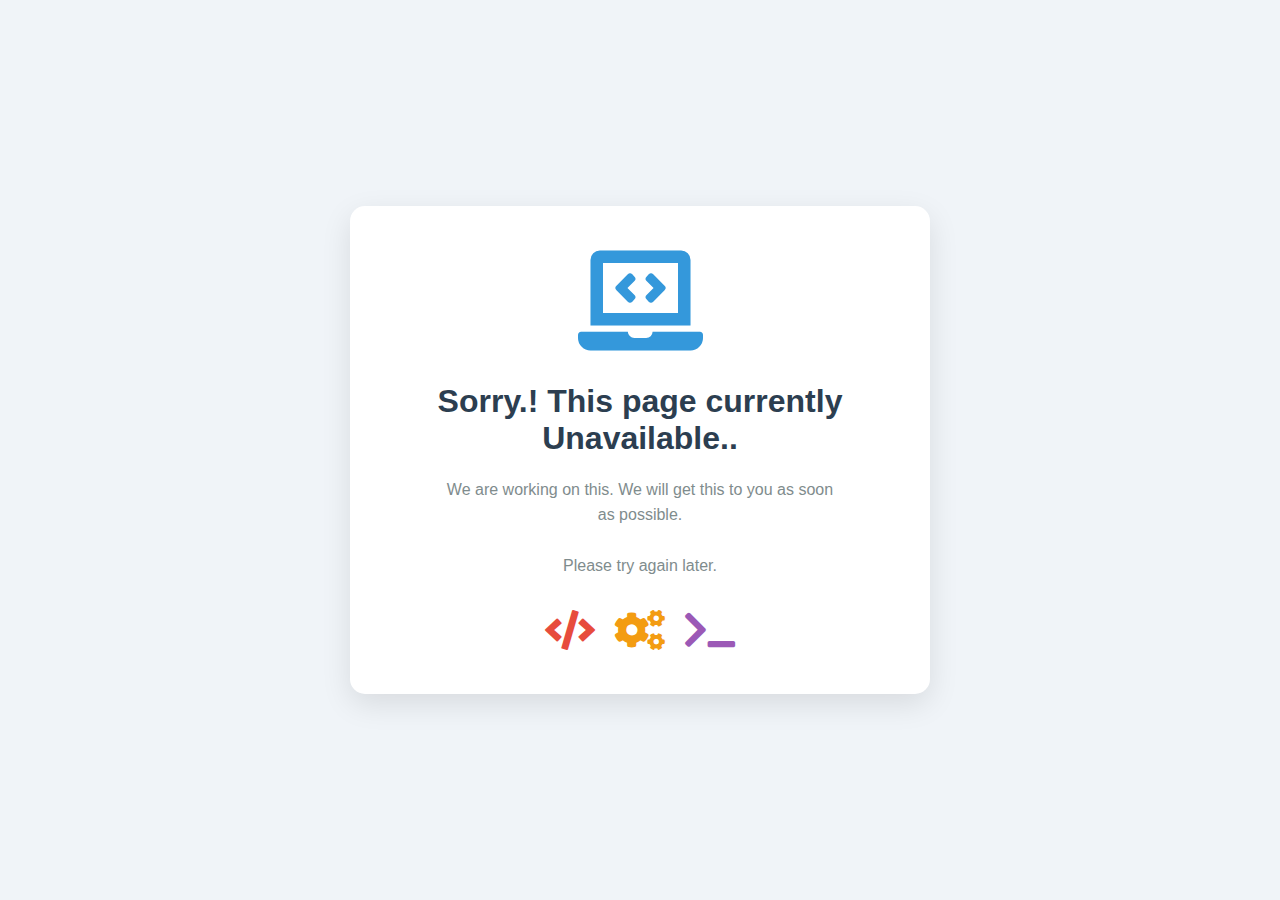
<file: pending_page.html>
<!DOCTYPE html>
<html lang="en">

<head>
    <meta charset="UTF-8">
    <title>About | Blank</title>
    <link rel="stylesheet" href="https://cdnjs.cloudflare.com/ajax/libs/font-awesome/6.4.0/css/all.min.css">
    <meta name="theme-color" content="#610030">
    <link rel="icon" type="image/png" href="./logo.png">
    <link rel="stylesheet" href="https://cdnjs.cloudflare.com/ajax/libs/font-awesome/5.15.1/css/all.min.css">
    <link href="https://fonts.googleapis.com/css2?family=Noto+Sans+Sinhala:wght@400;500;600;700&display=swap"
        rel="stylesheet">
    <meta property="og:title" content="WP/ Hr/ Polegoda M. V.">
    <meta property="og:description" content="Vidya Dadathi Vinayan">
    <meta property="og:image" content="./preview.jpg">
    <meta property="og:url" content="https://harshana101.github.io/solopjt/">
    <meta property="og:type" content="website">
    <meta name="google-adsense-account" content="ca-pub-5627799215744007">

    <!-- Google tag (gtag.js) -->
    <script async src="https://www.googletagmanager.com/gtag/js?id=G-796S4JXDEK">
    </script>
    <script>
        window.dataLayer = window.dataLayer || [];
        function gtag() { dataLayer.push(arguments); }
        gtag('js', new Date());
        gtag('config', 'G-796S4JXDEK');
    </script>

    <style>
        body {
            font-family: 'Arial', 'Noto Sans Sinhala', sans-serif;
            background-color: #f0f4f8;
            display: flex;
            justify-content: center;
            align-items: center;
            height: 100vh;
            margin: 0;
            overflow: hidden;
        }

        .construction-container {
            text-align: center;
            background-color: white;
            padding: 40px;
            border-radius: 15px;
            box-shadow: 0 10px 30px rgba(0, 0, 0, 0.1);
            position: relative;
            max-width: 500px;
            width: 90%;
        }

        .main-icon {
            font-size: 100px;
            animation: bounce 1.5s infinite;
            display: inline-block;
            color: #3498db;
        }

        .tools {
            display: flex;
            justify-content: center;
            gap: 20px;
            margin-top: 20px;
        }

        .tool {
            font-size: 40px;
            animation: wiggle 1s infinite alternate;
            color: #2ecc71;
        }

        .tool:nth-child(1) {
            animation-delay: 0.2s;
            color: #e74c3c;
        }

        .tool:nth-child(2) {
            animation-delay: 0.4s;
            color: #f39c12;
        }

        .tool:nth-child(3) {
            animation-delay: 0.6s;
            color: #9b59b6;
        }

        h1 {
            color: #2c3e50;
            margin-bottom: 20px;
            display: flex;
            justify-content: center;
            align-items: center;
            gap: 15px;
            flex-wrap: wrap;
        }

        .bilingual-text {
            color: #7f8c8d;
            max-width: 400px;
            margin: 0 auto 20px;
            line-height: 1.6;
            display: flex;
            flex-direction: column;
        }

        .english,
        .sinhala {
            margin-bottom: 10px;
        }

        @keyframes bounce {

            0%,
            100% {
                transform: translateY(0);
            }

            50% {
                transform: translateY(-20px);
            }
        }

        @keyframes wiggle {
            0% {
                transform: rotate(-5deg);
            }

            100% {
                transform: rotate(5deg);
            }
        }

        .background-lines {
            position: absolute;
            top: 0;
            left: 0;
            width: 100%;
            height: 100%;
            z-index: -1;
            overflow: hidden;
        }

        .line {
            position: absolute;
            background-color: #e0e6ed;
            opacity: 0.5;
        }

        .language-switch {
            position: absolute;
            top: 10px;
            right: 10px;
            display: flex;
            gap: 10px;
        }

        .language-switch button {
            background: none;
            border: 1px solid #3498db;
            color: #3498db;
            padding: 5px 10px;
            border-radius: 5px;
            cursor: pointer;
            transition: all 0.3s ease;
        }

        .language-switch button.active {
            background-color: #3498db;
            color: white;
        }
    </style>
</head>

<body>
    <div class="construction-container">
        <div class="language-switch">
            <!-- <button onclick="switchLanguage('both')" class="active">Both</button>
            <button onclick="switchLanguage('en')">English</button>
            <button onclick="switchLanguage('si')">සිංහල</button> -->
        </div>

        <div class="main-icon">
            <i class="fas fa-laptop-code"></i>
        </div>

        <h1>
            <span class="en">Sorry.! This page currently Unavailable..</span>
            <!-- <span class="si">සංවර්ධන මට්ටමේ පිටුව</span> -->
        </h1>

        <div class="bilingual-text">
            <div class="english en">
                We are working on this. We will get this to you as soon as possible. <br><br>Please try again later.
            </div>
            <!-- <div class="sinhala si">
                අපි ඔබට යමක් තරම් විශිෂ්ට දෙයක් සාදමින් සිටිමු! කරුණාකර පසුව පරීක්ෂා කරන්න.
            </div> -->
        </div>

        <div class="tools">
            <span class="tool"><i class="fas fa-code"></i></span>
            <span class="tool"><i class="fas fa-cogs"></i></span>
            <span class="tool"><i class="fas fa-terminal"></i></span>
        </div>
    </div>

    <script>
        function createLines() {
            const backgroundLines = document.querySelector('.background-lines');
            const numLines = 15;

            for (let i = 0; i < numLines; i++) {
                const line = document.createElement('div');
                line.classList.add('line');

                line.style.width = `${Math.random() * 200 + 50}px`;
                line.style.height = '2px';
                line.style.top = `${Math.random() * 100}%`;
                line.style.left = `${Math.random() * 100}%`;
                line.style.transform = `rotate(${Math.random() * 360}deg)`;

                backgroundLines.appendChild(line);
            }
        }

        function switchLanguage(lang) {
            const buttons = document.querySelectorAll('.language-switch button');
            buttons.forEach(btn => btn.classList.remove('active'));
            event.target.classList.add('active');

            const enElements = document.querySelectorAll('.en');
            const siElements = document.querySelectorAll('.si');

            switch (lang) {
                case 'en':
                    enElements.forEach(el => el.style.display = 'block');
                    siElements.forEach(el => el.style.display = 'none');
                    break;
                case 'si':
                    enElements.forEach(el => el.style.display = 'none');
                    siElements.forEach(el => el.style.display = 'block');
                    break;
                default:
                    enElements.forEach(el => el.style.display = 'block');
                    siElements.forEach(el => el.style.display = 'block');
            }
        }

        createLines();
    </script>
</body>

</html>
</file>
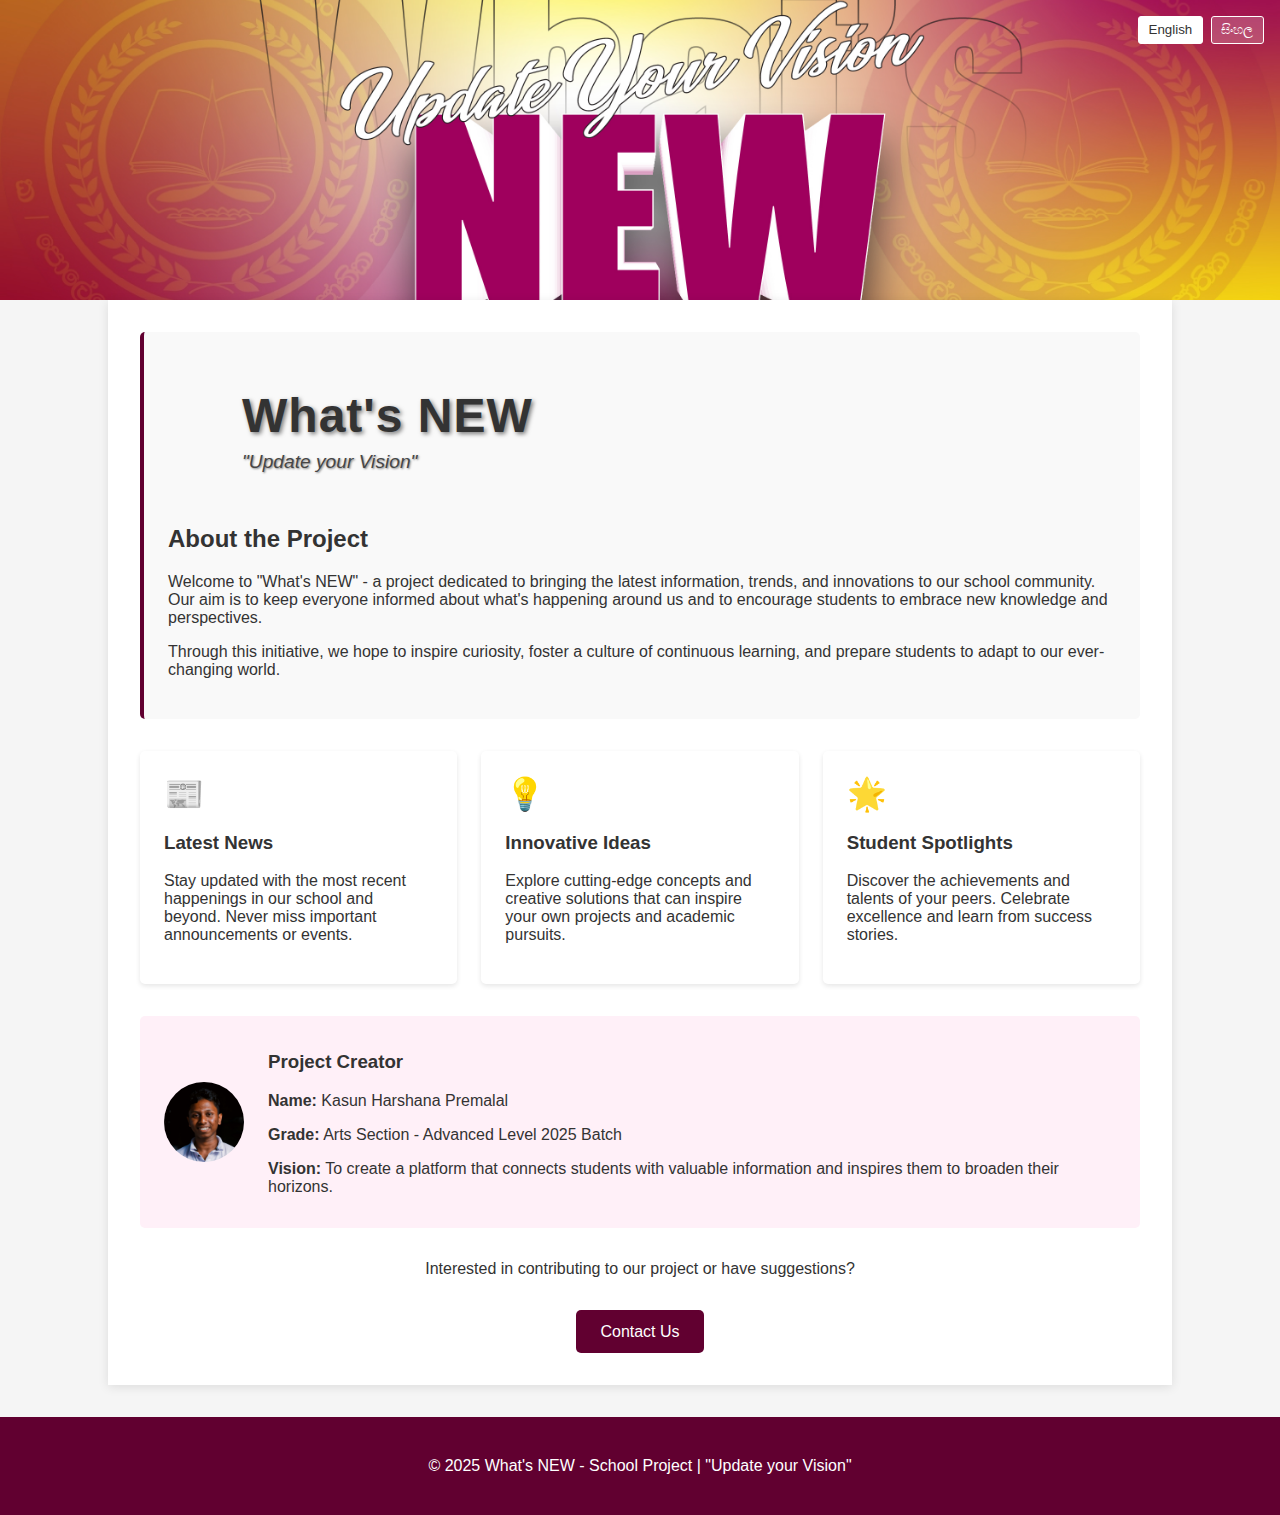
<file: whats-new.html>
<!DOCTYPE html>
<html lang="en">

<head>
    <meta charset="UTF-8">
    <meta name="viewport" content="width=device-width, initial-scale=1.0">
    <title>What's NEW - School Project</title>
    <meta name="theme-color" content="#610030">
    <link rel="icon" type="image/png" href="./logo.png">
    <link rel="stylesheet" href="https://cdnjs.cloudflare.com/ajax/libs/font-awesome/5.15.1/css/all.min.css">
    <link href="https://fonts.googleapis.com/css2?family=Noto+Sans+Sinhala:wght@400;500;600;700&display=swap"
        rel="stylesheet">
    <meta property="og:title" content="WP/ Hr/ Polegoda M. V.">
    <meta property="og:description" content="Vidya Dadathi Vinayan">
    <meta property="og:image" content="./preview.jpg">
    <meta property="og:url" content="https://harshana101.github.io/solopjt/">
    <meta property="og:type" content="website">
    <meta name="google-adsense-account" content="ca-pub-5627799215744007">

    <!-- Google tag (gtag.js) -->
    <script async src="https://www.googletagmanager.com/gtag/js?id=G-796S4JXDEK">
    </script>
    <script>
        window.dataLayer = window.dataLayer || [];
        function gtag() { dataLayer.push(arguments); }
        gtag('js', new Date());
        gtag('config', 'G-796S4JXDEK');
    </script>

    <style>
        body {
            font-family: 'Segoe UI', Tahoma, Geneva, Verdana, sans-serif;
            margin: 0;
            padding: 0;
            background-color: #f5f5f5;
            color: #333;
        }

        header {
            background-color: transparent;
            color: white;
            text-align: center;
            padding: 0;
            position: relative;
            height: 300px;
            overflow: hidden;
        }

        .header-bg {
            width: 100%;
            height: 100%;
            object-fit: cover;
            position: absolute;
            top: 0;
            left: 0;
            z-index: -1;
        }

        .header-content {
            max-width: 800px;
            margin: 0 auto;
            padding: 0;
            position: relative;
            z-index: 1;
            height: 100%;
            display: flex;
            flex-direction: column;
            justify-content: center;
        }

        .language-switcher {
            position: absolute;
            top: 1rem;
            right: 1rem;
            z-index: 10;
            display: flex;
            gap: 0.5rem;
        }

        .lang-btn {
            background-color: rgba(255, 255, 255, 0.2);
            border: 1px solid white;
            color: white;
            padding: 0.3rem 0.6rem;
            border-radius: 3px;
            cursor: pointer;
            transition: all 0.3s ease;
        }

        .lang-btn.active {
            background-color: white;
            color: #333;
        }

        .lang-btn:hover {
            background-color: rgba(255, 255, 255, 0.4);
        }

        .lang-btn.active:hover {
            background-color: white;
        }

        h1 {
            font-size: 3rem;
            margin-bottom: 0.5rem;
            letter-spacing: 1px;
            text-shadow: 2px 2px 4px rgba(0, 0, 0, 0.5);
        }

        .motto {
            font-style: italic;
            font-size: 1.2rem;
            margin-bottom: 2rem;
            opacity: 0.9;
            text-shadow: 1px 1px 2px rgba(0, 0, 0, 0.5);
        }

        .container {
            max-width: 1000px;
            margin: 0 auto;
            padding: 2rem;
            background-color: white;
            box-shadow: 0 2px 10px rgba(0, 0, 0, 0.1);
        }

        .project-info {
            margin-bottom: 2rem;
            padding: 1.5rem;
            background-color: #f9f9f9;
            border-radius: 5px;
            border-left: 4px solid #610030;
        }

        .author-box {
            display: flex;
            align-items: center;
            background-color: #fff0f8;
            padding: 1rem 1.5rem;
            border-radius: 5px;
            margin-top: 2rem;
            flex-wrap: wrap;
            /* Add flex-wrap for small screens */
        }

        .author-img {
            width: 80px;
            height: 80px;
            border-radius: 50%;
            background-image: url("mypic.JPG");
            background-size: cover;
            background-position: center;
            display: flex;
            align-items: center;
            justify-content: center;
            margin-right: 1.5rem;
            font-size: 2rem;
            color: #666;
            min-width: 60px;
            /* Minimum width */
            flex-shrink: 0;
            /* Prevent the image from shrinking too much */
        }

        .author-details {
            flex: 1;
            min-width: 200px;
            /* Ensure text has enough space */
        }

        /* Add media query for smaller screens */
        @media (max-width: 480px) {
            .author-box {
                justify-content: center;
                text-align: center;
            }

            .author-img {
                margin-right: 0;
                margin-bottom: 1rem;
            }
        }

        .features {
            display: grid;
            grid-template-columns: repeat(auto-fit, minmax(300px, 1fr));
            gap: 1.5rem;
            margin: 2rem 0;
        }

        .feature-card {
            background-color: white;
            border-radius: 5px;
            padding: 1.5rem;
            box-shadow: 0 2px 5px rgba(0, 0, 0, 0.1);
            transition: transform 0.3s ease;
        }

        .feature-card:hover {
            transform: translateY(-5px);
        }

        .feature-icon {
            font-size: 2rem;
            color: #610030;
            margin-bottom: 1rem;
        }

        footer {
            background-color: #610030;
            color: white;
            text-align: center;
            padding: 1.5rem;
            margin-top: 2rem;
        }

        .button {
            display: inline-block;
            background-color: #610030;
            color: white;
            padding: 0.8rem 1.5rem;
            border-radius: 5px;
            text-decoration: none;
            margin-top: 1rem;
            transition: background-color 0.3s ease;
        }

        .button:hover {
            background-color: #610030;
        }

        .content-en,
        .content-si {
            display: none;
        }

        .content-en.active,
        .content-si.active {
            display: block;
        }
    </style>
</head>

<body>
    <header>
        <img src="./webhero-01.jpg" alt="What's NEW Header" class="header-bg">
        <div class="language-switcher">
            <button class="lang-btn active" onclick="switchLanguage('en')">English</button>
            <button class="lang-btn" onclick="switchLanguage('si')">සිංහල</button>
        </div>
    </header>

    <div class="container">
        <!-- English Content -->
        <div class="content-en active">
            <div class="project-info">
                <div class="header-content">
                    <h1>What's NEW</h1>
                    <div class="motto">"Update your Vision"</div>
                </div>
                <h2>About the Project</h2>
                <p>Welcome to "What's NEW" - a project dedicated to bringing the latest information, trends, and
                    innovations to our school community. Our aim is to keep everyone informed about what's happening
                    around us and to encourage students to embrace new knowledge and perspectives.</p>
                <p>Through this initiative, we hope to inspire curiosity, foster a culture of continuous learning, and
                    prepare students to adapt to our ever-changing world.</p>
            </div>

            <div class="features">
                <div class="feature-card">
                    <div class="feature-icon">📰</div>
                    <h3>Latest News</h3>
                    <p>Stay updated with the most recent happenings in our school and beyond. Never miss important
                        announcements or events.</p>
                </div>
                <div class="feature-card">
                    <div class="feature-icon">💡</div>
                    <h3>Innovative Ideas</h3>
                    <p>Explore cutting-edge concepts and creative solutions that can inspire your own projects and
                        academic pursuits.</p>
                </div>
                <div class="feature-card">
                    <div class="feature-icon">🌟</div>
                    <h3>Student Spotlights</h3>
                    <p>Discover the achievements and talents of your peers. Celebrate excellence and learn from success
                        stories.</p>
                </div>
            </div>

            <div class="author-box">
                <div class="author-img"></div>
                <div class="author-details">
                    <h3>Project Creator</h3>
                    <p><strong>Name:</strong> Kasun Harshana Premalal</p>
                    <p><strong>Grade:</strong> Arts Section - Advanced Level 2025 Batch</p>
                    <p><strong>Vision:</strong> To create a platform that connects students with valuable information
                        and inspires them to broaden their horizons.</p>
                </div>
            </div>

            <div style="text-align: center; margin-top: 2rem;">
                <p>Interested in contributing to our project or have suggestions?</p>
                <a href="https://wa.me/+94755982430" class="button">Contact Us</a>
            </div>
        </div>

        <!-- Sinhala Content -->
        <div class="content-si">
            <div class="project-info">
                <div class="header-content">
                    <h1>What's NEW</h1>
                    <div class="motto">"Update your Vision"</div>
                </div>
                <h2>ව්‍යාපෘතිය ගැන</h2>
                <p>"What's NEW" වෙත සාදරයෙන් පිළිගනිමු - අපගේ පාසල් ප්‍රජාවට නවතම තොරතුරු, ප්‍රවණතා සහ නවෝත්පාදන ගෙන ඒමට
                    කැපවූ ව්‍යාපෘතියකි. අපගේ අරමුණ වන්නේ අප වටා සිදුවන දේ ගැන සැමට දැනුවත් කිරීම සහ සිසුන් නව දැනුම හා
                    දැක්ම වැළඳ ගැනීමට දිරිමත් කිරීමයි.</p>
                <p>මෙම මුලපිරීම හරහා, අපි කුතුහලය අවදි කිරීමට, අඛණ්ඩ ඉගෙනුම් සංස්කෘතියක් වර්ධනය කිරීමට සහ නිරන්තරයෙන්
                    වෙනස් වන ලෝකයට අනුගත වීමට සිසුන් සූදානම් කිරීමට අපේක්ෂා කරමු.</p>
            </div>

            <div class="features">
                <div class="feature-card">
                    <div class="feature-icon">📰</div>
                    <h3>නවතම පුවත්</h3>
                    <p>අපගේ පාසල සහ ඉන් ඔබ්බට සිදුවන නවතම සිදුවීම් සමඟ යාවත්කාලීන වන්න. වැදගත් නිවේදන හෝ සිදුවීම්
                        කිසිවක් මඟ නොහරින්න.</p>
                </div>
                <div class="feature-card">
                    <div class="feature-icon">💡</div>
                    <h3>නවෝත්පාදන අදහස්</h3>
                    <p>ඔබගේම ව්‍යාපෘති හා අධ්‍යාපනික කටයුතු සඳහා අභිප්‍රේරණය ලබාදෙන නවතම සංකල්ප හා නිර්මාණාත්මක විසඳුම්
                        ගවේෂණය කරන්න.</p>
                </div>
                <div class="feature-card">
                    <div class="feature-icon">🌟</div>
                    <h3>සිසු දක්ෂතා</h3>
                    <p>ඔබේ සගයින්ගේ ජයග්‍රහණ හා දක්ෂතා සොයා ගන්න. විශිෂ්ටත්වය සමරන්න සහ සාර්ථක කතා වලින් ඉගෙන ගන්න.</p>
                </div>
            </div>

            <div class="author-box">
                <div class="author-img"></div>
                <div class="author-details">
                    <h3>ව්‍යාපෘති නිර්මාතෘ</h3>
                    <p><strong>නම:</strong> කසුන් හර්ෂණ ප්‍රේමලාල්</p>
                    <p><strong>ශ්‍රේණිය:</strong> කලා අංශය - උසස් පෙළ 2025 කණ්ඩායම</p>
                    <p><strong>දැක්ම:</strong> සිසුන් වටිනා තොරතුරු සමඟ සම්බන්ධ කරන සහ ඔවුන්ගේ දැක්ම පුළුල් කිරීමට
                        උත්තේජනය කරන වේදිකාවක් නිර්මාණය කිරීම.</p>
                </div>
            </div>

            <div style="text-align: center; margin-top: 2rem;">
                <p>අපගේ ව්‍යාපෘතියට දායක වීමට හෝ යෝජනා ඇත්ද?</p>
                <a href="#" class="button">අප අමතන්න</a>
            </div>
        </div>
    </div>

    <footer class="content-en active">
        <p>&copy; 2025 What's NEW - School Project | "Update your Vision"</p>
    </footer>

    <footer class="content-si">
        <p>&copy; 2025 What's NEW - පාසල් ව්‍යාපෘතිය | "ඔබේ දැක්ම යාවත්කාලීන කරන්න"</p>
    </footer>

    <script>
        function switchLanguage(lang) {
            // Update active button
            document.querySelectorAll('.lang-btn').forEach(btn => {
                btn.classList.remove('active');
            });
            document.querySelector(`.lang-btn[onclick="switchLanguage('${lang}')"]`).classList.add('active');

            // Update content visibility
            document.querySelectorAll('.content-en, .content-si').forEach(content => {
                content.classList.remove('active');
            });
            document.querySelectorAll(`.content-${lang}`).forEach(content => {
                content.classList.add('active');
            });
        }
    </script>
</body>

</html>
</file>
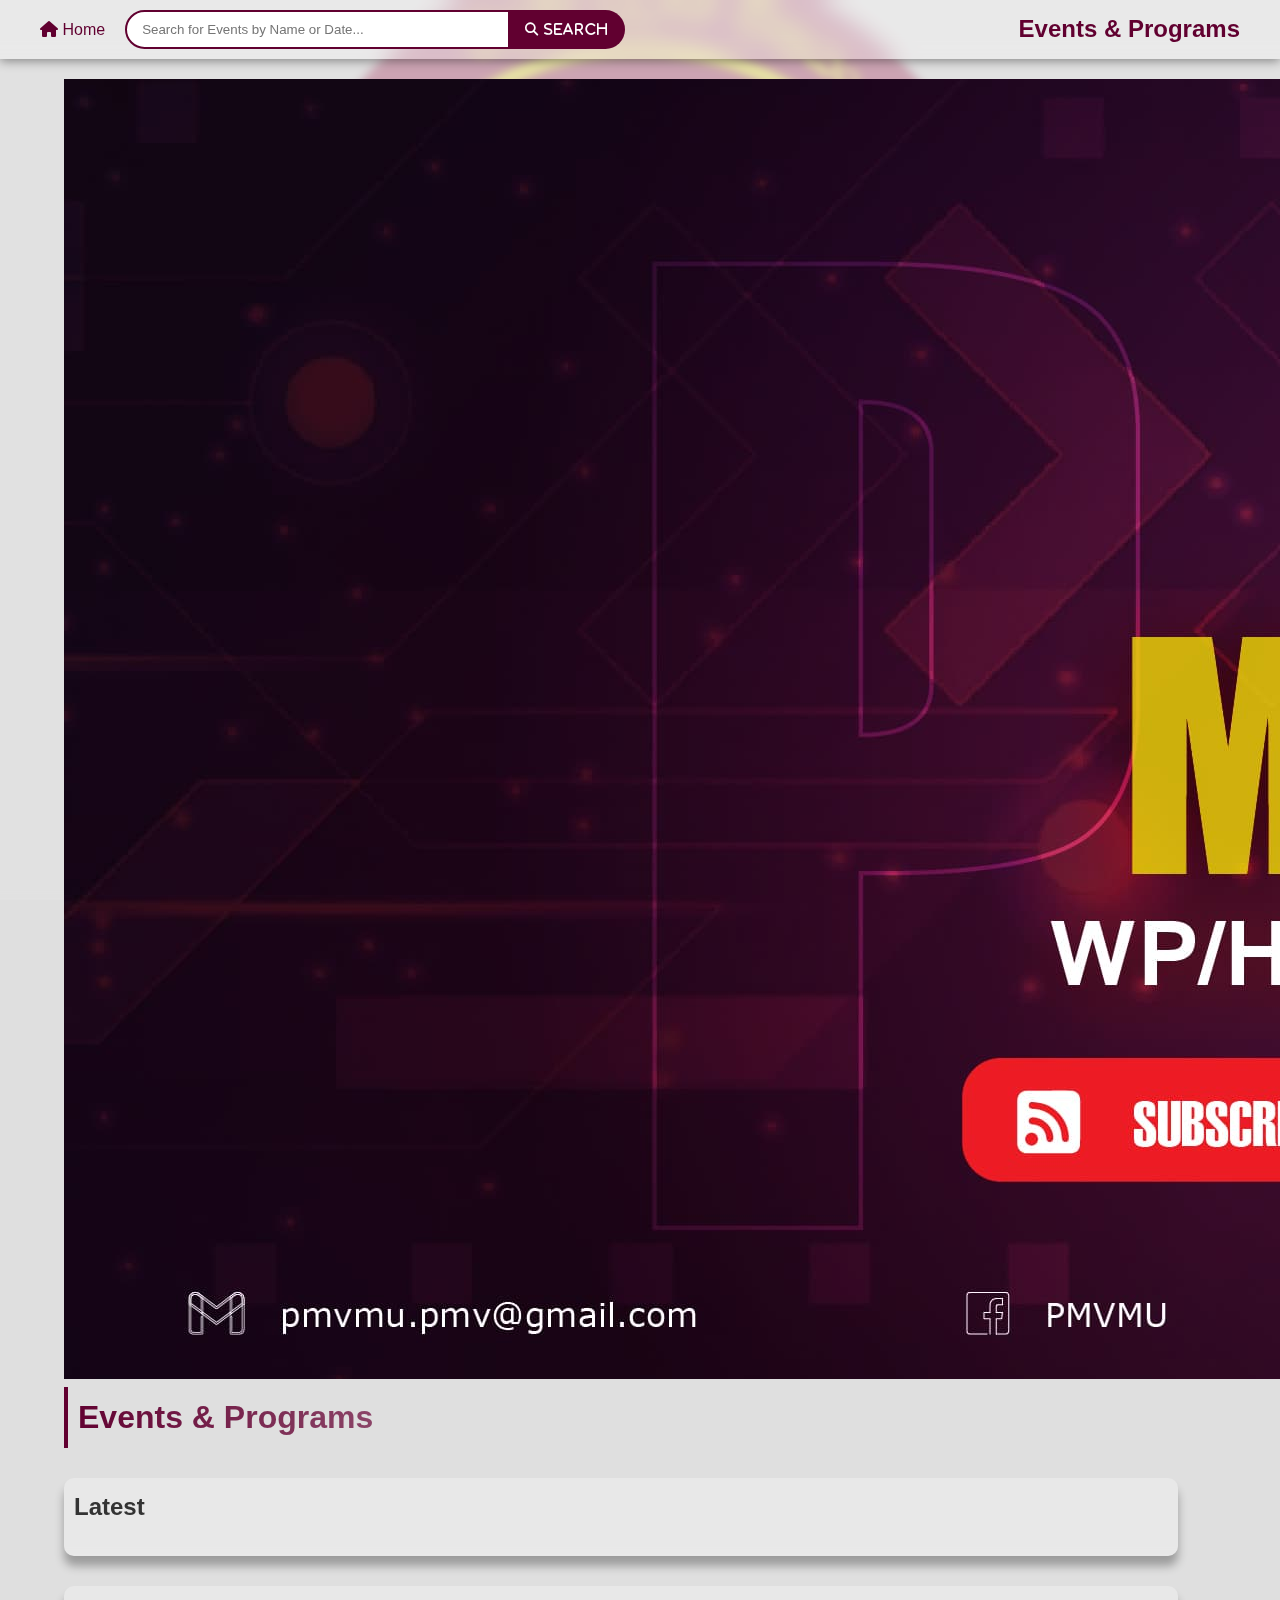
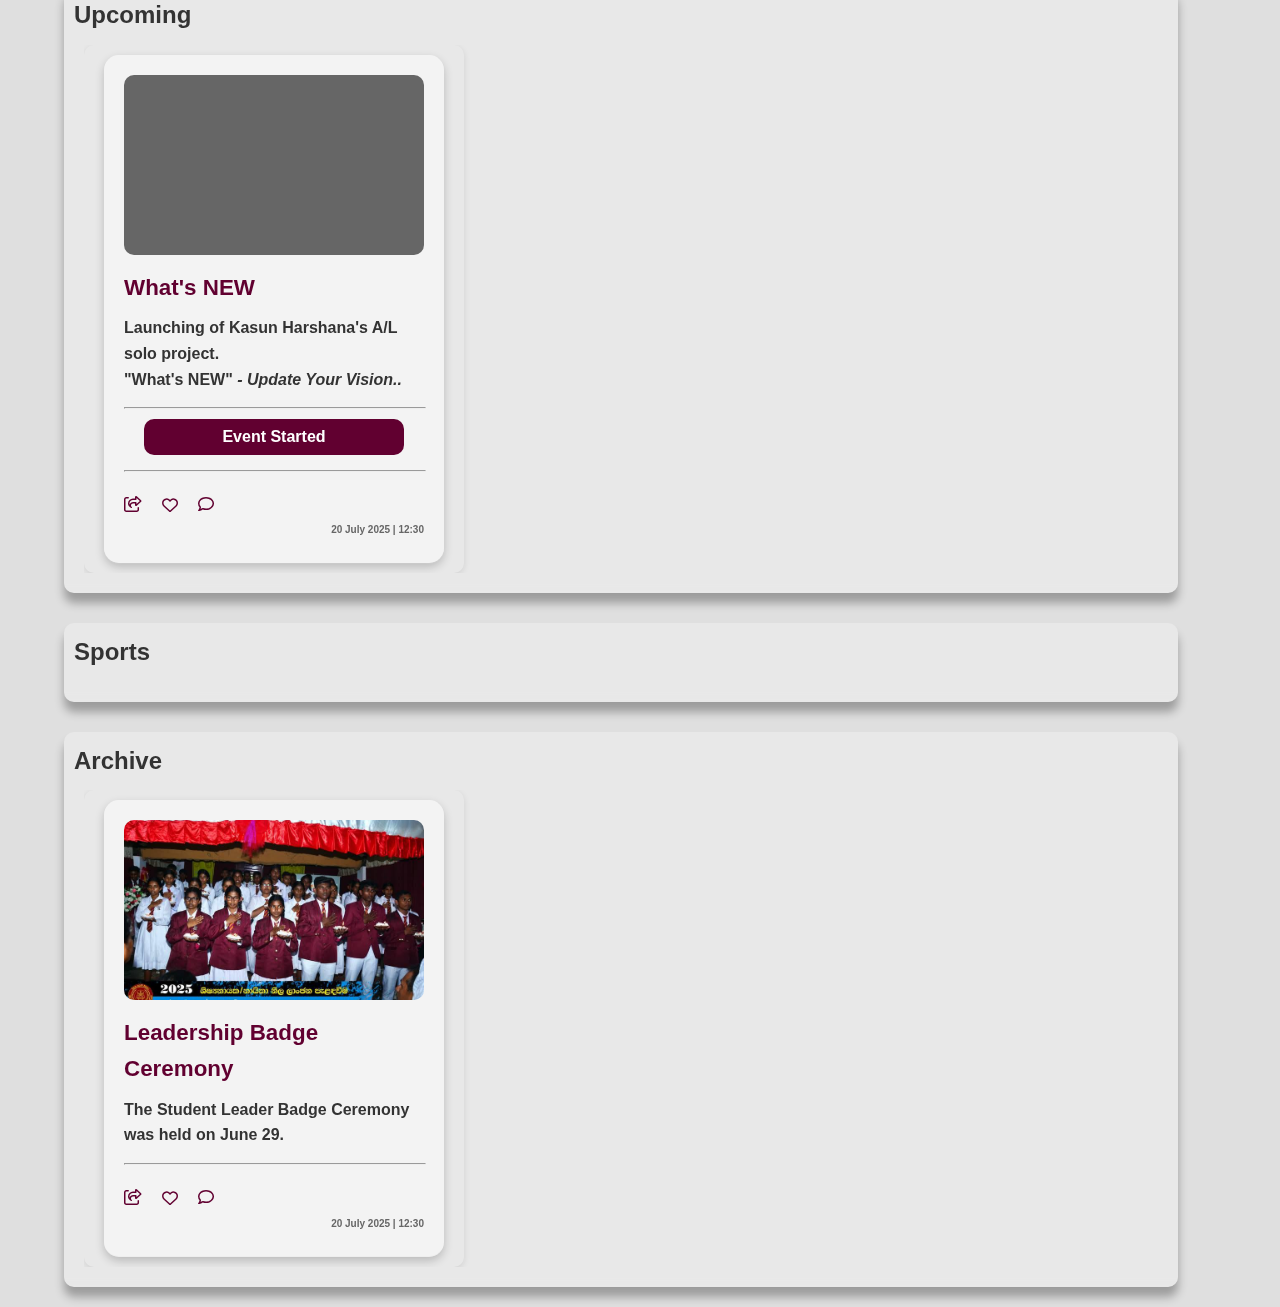
<file: Events/events.html>
<!DOCTYPE html>
<html lang="en">

    <head>
        <meta charset="UTF-8">
        <meta name="viewport" content="width=device-width, initial-scale=1.0">
        <title>Events | WP/ Hr/ Polegoda M. V.</title>
        <meta property="og:title" content="WP/ Hr/ Polegoda M. V.">
        <meta property="og:description" content="Vidya Dadathi Vinayan">
        <meta property="og:image" content="./preview.jpg">
        <meta property="og:url" content="https://harshana101.github.io/solopjt/">
        <meta property="og:type" content="website">
        <meta name="theme-color" content="#610030">
        <link rel="icon" type="image/png" href="E:\Scl Project solo\New\logo.png">
        <link rel="stylesheet" href="./event.css">
        <link rel="stylesheet" href="https://cdnjs.cloudflare.com/ajax/libs/font-awesome/6.7.2/css/all.min.css">
    </head>

    <body>
        <div>
            <div class="bgimage"></div>
            <div class="bgblur"></div>
        </div>
        <header>
            <nav>
                <div class="nav-item">
                    <a href="/New/index.html"><i class="fa fa-home"></i>
                        Home</a>
                </div>
                <!-- Search container -->
                <div class="nav-item search-container">
                    <div class="search-wrapper">
                        <input type="text" class="search-input"
                            placeholder="Search for Events by Name or Date..."
                            id="eventSearch">
                        <button class="search-button" id="searchBtn"><i
                                class="fas fa-search"> Search</i></button>
                    </div>
                </div>

                <div class="nav-item right">
                    <h1>Events & Programs</h1>
                </div>
            </nav>
        </header>
        <div class="container">
            <img src="./Event-imgs/social-banner.jpeg" alt="Event Page Header" class="header-bg">
            <div class="page-title">
                <h1>Events & Programs</h1>
            </div>
            <div class="categories">
                <!-- Latest Section -->
                <section class="cat-item" id="latest">
                    <div class="latest">
                        <h2>Latest</h2>
                        <div class="scroll-wrapper">
                            <ul id="latest-events">
                            </ul>
                        </div>
                    </div>
                </section>

                <!-- Upcoming Section -->
                <section class="cat-item" id="upcoming">
                    <div class="latest">
                        <h2>Upcoming</h2>
                        <div class="scroll-wrapper">
                            <ul id="upcoming-events">
                            </ul>
                        </div>
                    </div>
                </section>

                <!-- Sports Section -->
                <section class="cat-item" id="sports">
                    <div class="latest">
                        <h2>Sports</h2>
                        <div class="scroll-wrapper">
                            <ul id="sports-events">
                            </ul>
                        </div>
                    </div>
                </section>

                <!-- Archive Section -->
                <section class="cat-item" id="archive">
                    <div class="archive">
                        <h2>Archive</h2>
                        <div class="scroll-wrapper">
                            <ul id="archive-events">
                            </ul>
                        </div>
                    </div>
                </section>

            </div>
        </div>
        <script src="./event.js"></script>

    </body>

</html>
</file>
<file: Events/event.css>
:root {
  --primary-color: #610030;
  --hover-primary-color: #61003098;
  /* Maroon */
  --secondary-color: #ffd700;
  /* Gold */
  --text-color: #333;
  --light-bg: #f9f9f9;
  --white: #ffffff;
  --blur-white: #ffffff48;
  --gray: #666;
  --transition: all 0.3s ease;
  --primary-gradient: linear-gradient(90deg, #610030, #ffffff);
}

* {
  margin: 0;
  padding: 0;
}

html {
  scroll-behavior: smooth;
  font-family: "Yaldevi", sans-serif;
}

body {
  color: var(--text-color);
  line-height: 1.6;
  background-color: #dfdfdf;
  overflow-x: hidden;
}

.bgimage {
  background-image: url("./logo.png");
  background-position: center top;
  background-repeat: no-repeat;
  position: fixed;
  width: 100%;
  height: 100%;
  z-index: -3;
  top: 20%;
  opacity: 0.3;
  transform: scale(1.5);
}

.bgblur {
  backdrop-filter: blur(5px);
  background-color: #ffffff11;
  position: fixed;
  width: 100%;
  height: 100%;
  z-index: -3;
}

header {
  background-color: var(--blur-white);
  backdrop-filter: blur(10px);
  box-shadow: 0 2px 10px #00000069;
  padding: 10px 20px;
  position: sticky;
  top: 0;
  z-index: 1000;
}

nav {
  display: flex;
  align-items: center;
  justify-content: space-between;
  gap: 20px;
  flex-wrap: wrap;
  padding: 0 20px;
}

/* Nav item base */
.nav-item {
  display: flex;
  align-items: center;
}

/* Search container gets flexible width */
.search-container {
  flex: 1;
  max-width: 500px;
  min-width: 200px;
}

/* Search field + button setup */
.search-wrapper {
  display: flex;
  width: 100%;
}

.search-input {
  flex: 1;
  padding: 10px 15px;
  border: 2px solid var(--primary-color);
  border-radius: 25px 0 0 25px;
  outline: none;
}

.search-button {
  padding: 10px 15px;
  border: 2px solid var(--primary-color);
  border-left: none;
  background-color: var(--primary-color);
  color: white;
  border-radius: 0 25px 25px 0;
  cursor: pointer;
  letter-spacing: 1.5px;
}

/* Push H1 to far right */
.nav-item.right {
  margin-left: auto;
}

.nav-item.right h1 {
  font-size: 1.5rem;
  color: var(--primary-color);
  white-space: nowrap;
}

.nav-item a {
  color: var(--primary-color);
  text-decoration: none;
}

@media (max-width: 768px) {
  header {
    flex-direction: column;
    align-items: flex-start;
  }

  .search-container {
    width: 100%;
    margin: 10px 0;
  }

  nav {
    flex-direction: column;
    gap: 10px;
  }
}

.container {
  width: 90%;
  max-width: 1300px;
  margin: 0 auto;
  padding: 20px;
}

.categories {
  display: flex;
  justify-content: center;
  flex-direction: column;
}

.container h1 {
  margin-left: auto;
  background: var(--primary-gradient);
  background-clip: text;
  -webkit-text-fill-color: transparent;
  padding: 5px 10px;
  border-left: 4px solid var(--primary-color);
}

.cat-item {
  backdrop-filter: blur(5px);
  background: var(--blur-white);
  width: 95%;
  padding: 10px;
  border-radius: 10px;
  margin-top: 30px;
  box-shadow: 0 10px 10px rgba(0, 0, 0, 0.3);
  overflow: auto;
}

.scroll-wrapper {
  white-space: nowrap;
  padding: 10px;
  scrollbar-width: thin;
}

ul {
  list-style: none;
  padding: 0;
  margin: 0;
  flex-wrap: wrap;
  overflow-x: auto;
  display: flex;
  flex-direction: row;
  gap: 20px;
  list-style: none;
}

li {
  flex: 0 0 auto;
  padding: 10px 20px;
  border-radius: 10px;
  color: var(--primary-color);
  font-weight: 600;
  box-shadow: 0 2px 6px rgba(0, 0, 0, 0.1);
  white-space: nowrap;
}

.event-card {
  background-color: var(--white);
  border-radius: 15px;
  box-shadow: 0 4px 10px rgba(0, 0, 0, 0.2);
  overflow: hidden;
  padding: 20px;
  max-width: 300px;
  transition: transform 0.3s ease, box-shadow 0.3s ease;
  backdrop-filter: blur(5px);
  background: var(--blur-white);
}

.event-card:hover {
  transform: translateY(-5px);
  box-shadow: 0 8px 16px rgba(0, 0, 0, 0.3);
}

/* Image Placeholder */
.event-card .img {
  background-color: var(--gray);
  height: 180px;
  border-radius: 10px;
  margin-bottom: 15px;
  background-image: url("your-event-image.jpg"); /* replace with your path */
  background-size: cover;
  background-position: center;
}

/* Text Styling */
.event-card h3 {
  font-size: 1.4rem;
  margin: 10px 0;
  width: 250px;
  white-space: normal; /* Ensure wrapping */
  word-wrap: break-word; /* Break long words if needed */
  word-break: break-word;

}

.event-card p {
  margin: 5px 0;
  color: var(--text-color);
}

.event-card .tnd {
  color: var(--gray);
  font-size: x-small;
  text-align: right;
  text-transform: capitalize;
}

.description {
  width: 300px;
  white-space: normal; /* Ensure wrapping */
  word-wrap: break-word; /* Break long words if needed */
  word-break: break-word;
}

.option {
  gap: 20px;
  display: flex;
  margin-top: 20px;
  text-transform: lowercase;
  align-items: center;
}

.option a {
  text-decoration: none;
  color: var(--primary-color);
}

.option i {
  position: relative;
  cursor: pointer;
}

.option i::after {
  content: attr(data-tooltip);
  position: absolute;
  bottom: 120%;
  left: 50%;
  transform: translateX(-50%);
  background: var(--primary-color);
  color: #fff;
  font-size: 12px;
  padding: 5px 10px;
  border-radius: 24px;
  white-space: nowrap;
  opacity: 0;
  pointer-events: none;
  transition: opacity 0.4s ease;
  z-index: 10;
  letter-spacing: 1.5px;
  -webkit-border-radius: 24px;
  -moz-border-radius: 24px;
  -ms-border-radius: 24px;
  -o-border-radius: 24px;
  -webkit-transition: opacity 0.4s ease;
  -moz-transition: opacity 0.4s ease;
  -ms-transition: opacity 0.4s ease;
  -o-transition: opacity 0.4s ease;
}

.option i:hover::after {
  opacity: 1;
}

/* Count Down */
.event-card .countdown {
  margin-top: 10px;
  font-weight: bold;
  color: var(--white);
  background-color: var(--primary-color);
  border-radius: 10px;
  font-size: 1rem;
  width: 80%;
  padding: 5px 10px;
  margin: auto;
  text-align: center;
}

hr {
  width: 100%;
  margin-top: 15px;
}
</file>
